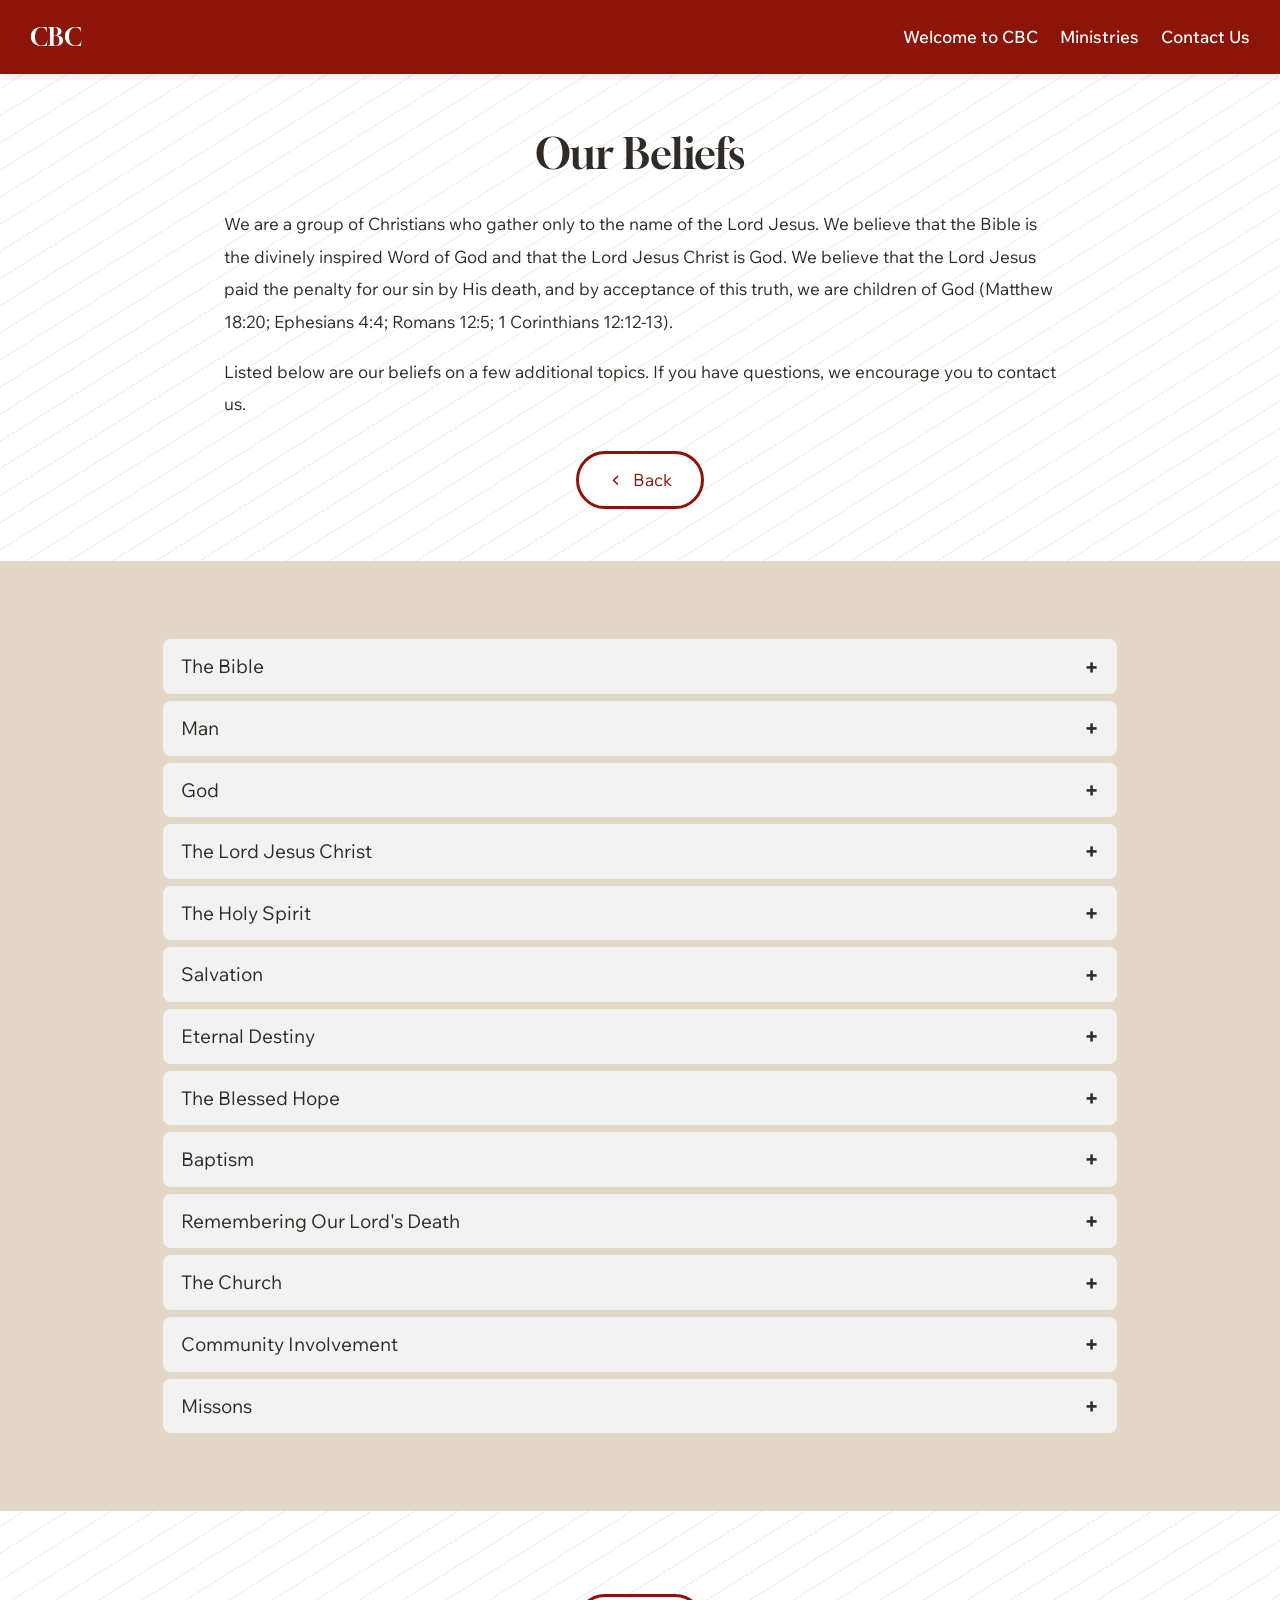
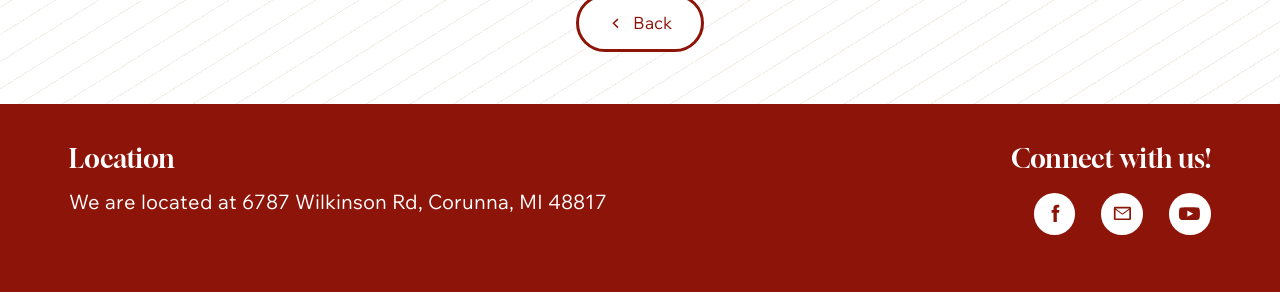
<file: beliefs.html>
<!DOCTYPE html>
<html lang="en">
<head>
  <meta charset="utf-8">
  <meta name="viewport" content="width=device-width, initial-scale=1">
  <title>Our Beliefs | Corunna Bible Chapel</title>
  <meta name="description" content="What Corunna Bible Chapel believes.">
  <link rel="icon" href="assets/images/favicon.png" type="image/png">
  <link rel="apple-touch-icon" href="assets/images/apple-touch-icon.png">
  <link rel="stylesheet" href="assets/css/styles.css">
</head>
<body>
  <a class="skip-link" href="#main">Skip to content</a>
  <header class="site-header">
    <a class="brand" href="index.html">CBC</a>
    <button class="nav-toggle" type="button" aria-expanded="false" aria-controls="site-nav">Menu</button>
    <nav class="site-nav" id="site-nav" aria-label="Primary">
      <a href="welcome.html">Welcome to CBC</a>
      <a href="ministries.html">Ministries</a>
      <a href="contact.html">Contact Us</a>
    </nav>
  </header>

  <main id="main">
    <section class="block block-tight">
      <div class="wrap">
        <h1 class="page-title">Our Beliefs</h1>
        <div class="prose center-copy">
          <p>We are a group of Christians who gather only to the name of the Lord Jesus. We believe that the Bible is the divinely inspired Word of God and that the Lord Jesus Christ is God. We believe that the Lord Jesus paid the penalty for our sin by His death, and by acceptance of this truth, we are children of God (Matthew 18:20; Ephesians 4:4; Romans 12:5; 1 Corinthians 12:12-13).</p>
          <p>Listed below are our beliefs on a few additional topics. If you have questions, we encourage you to contact us.</p>
        </div>
        <ul class="actions">
          <li><a class="button" href="index.html"><svg viewBox="0 0 20 20" aria-hidden="true"><path d="M12.8 3.5 6 10l6.8 6.5 1.4-1.5L8.8 10l5.4-5z"/></svg> Back</a></li>
        </ul>
      </div>
    </section>

    <section class="band" aria-label="Statement of faith">
      <div class="wrap">
        <div class="accordion-list">
          <h2 class="visually-hidden">Beliefs</h2>
          <button class="accordion" type="button" aria-expanded="false" aria-controls="belief-bible" id="belief-bible-btn"><span>The Bible</span><span class="accordion-symbol" aria-hidden="true">+</span></button>
          <div class="accordion-panel" id="belief-bible" role="region" aria-labelledby="belief-bible-btn"><p>We believe the Bible is the inspired Word of God, inerrant in its original manuscripts. It is our standard for faith and practice and the measure by which all of life and personal revelation is to be evaluated. (2 Timothy 3:15-17; 1 Thessalonians 2:13; 2 Peter 1:21)</p></div>

          <button class="accordion" type="button" aria-expanded="false" aria-controls="belief-man" id="belief-man-btn"><span>Man</span><span class="accordion-symbol" aria-hidden="true">+</span></button>
          <div class="accordion-panel" id="belief-man" role="region" aria-labelledby="belief-man-btn"><p>We believe man was created in the image of God, but man sinned, rebelling against his Creator, incurring not only physical death, but also spiritual death, which is eternal separation from God. Being born in this state, all men have a sinful nature and thus deserve eternal judgment from a righteous God. (Romans 5:12-14; Ephesians 2:13)</p></div>

          <button class="accordion" type="button" aria-expanded="false" aria-controls="belief-god" id="belief-god-btn"><span>God</span><span class="accordion-symbol" aria-hidden="true">+</span></button>
          <div class="accordion-panel" id="belief-god" role="region" aria-labelledby="belief-god-btn"><p>We believe that there is one God, eternally existent in three persons: Father, Son, and Holy Spirit. God is perfect in holiness, infinite in wisdom, and measureless in power (Deuteronomy 6:4; John 8:54-59; Matthew 28:18; 2 Corinthians 13:14).</p></div>

          <button class="accordion" type="button" aria-expanded="false" aria-controls="belief-christ" id="belief-christ-btn"><span>The Lord Jesus Christ</span><span class="accordion-symbol" aria-hidden="true">+</span></button>
          <div class="accordion-panel" id="belief-christ" role="region" aria-labelledby="belief-christ-btn"><p>We believe the Lord Jesus Christ is true God and true man. He was conceived by the Holy Spirit and born of the Virgin Mary. He paid the full penalty for man's sin when He died on the cross and shed His blood at Calvary as a substitutionary sacrifice. He was buried and raised bodily from the dead, and He is now seated at the right hand of the Father and is our High Priest and Advocate. (Philippians 2:5-11; 1 Peter 3:18; Ephesians 1:17-23)</p></div>

          <button class="accordion" type="button" aria-expanded="false" aria-controls="belief-spirit" id="belief-spirit-btn"><span>The Holy Spirit</span><span class="accordion-symbol" aria-hidden="true">+</span></button>
          <div class="accordion-panel" id="belief-spirit" role="region" aria-labelledby="belief-spirit-btn"><p>We believe that the Holy Spirit indwells believers, confirming their salvation and enabling them to bear godly fruit. We believe that the Holy Spirit convicts the world concerning sin, righteousness, and judgment. The Holy Spirit also empowers believers to have a bold and effective witness, so He manifests His gifts in their daily lives for the edification of the church and as a testimony to the world (1 Corinthians 6:19-20; Romans 8:14-16; Galatians 5:22; John 16:8; John 3:1-7; Luke 12:12; Romans 8:9-10; Ephesians 1:13-14).</p></div>

          <button class="accordion" type="button" aria-expanded="false" aria-controls="belief-salvation" id="belief-salvation-btn"><span>Salvation</span><span class="accordion-symbol" aria-hidden="true">+</span></button>
          <div class="accordion-panel" id="belief-salvation" role="region" aria-labelledby="belief-salvation-btn"><p>We believe Salvation is a free gift of God's grace, received through a personal faith in the person and finished work of Jesus Christ. Once granted, salvation and eternal life can never be lost. Man's eternal destiny is solely determined by his acceptance or rejection of Jesus Christ. (Ephesians 2:8-9; Titus 3:4-7; John 10:28-29; John 3:16-18)</p></div>

          <button class="accordion" type="button" aria-expanded="false" aria-controls="belief-destiny" id="belief-destiny-btn"><span>Eternal Destiny</span><span class="accordion-symbol" aria-hidden="true">+</span></button>
          <div class="accordion-panel" id="belief-destiny" role="region" aria-labelledby="belief-destiny-btn"><p>We believe that death comes to all people, and that those who accept the Lord Jesus as their Savior will receive everlasting life in God’s presence. Those who reject God’s free gift of salvation will face eternal separation from Him (Matthew 25:31-46; Mark 9:43-48; 1 Corinthians 4:5; Revelation 19:20; Revelation 20:11-15; Revelation 21:8).</p></div>

          <button class="accordion" type="button" aria-expanded="false" aria-controls="belief-hope" id="belief-hope-btn"><span>The Blessed Hope</span><span class="accordion-symbol" aria-hidden="true">+</span></button>
          <div class="accordion-panel" id="belief-hope" role="region" aria-labelledby="belief-hope-btn"><p>We believe in the Blessed Hope of every believer: the imminent and personal return of our Lord and Savior, Jesus Christ. This return is a source of comfort and encouragement. Christ will come again to gather His Church, raise the dead in Christ, and transform the living believers so that we may be with Him forever. This glorious event fuels our ambition for holy living, steadfast faith, and joyful anticipation as we await the fulfillment of God’s redemptive plan. (1 Thessalonians 4:13-18; Titus 2:11-15; John 14:1-3; Acts 1:9-11; Philippians 3:20-21; 1 Corinthians 15:51-52).</p></div>

          <button class="accordion" type="button" aria-expanded="false" aria-controls="belief-baptism" id="belief-baptism-btn"><span>Baptism</span><span class="accordion-symbol" aria-hidden="true">+</span></button>
          <div class="accordion-panel" id="belief-baptism" role="region" aria-labelledby="belief-baptism-btn"><p>We believe baptism is followed by repentance and faith. It is a public witness that marks the believer as a follower of Christ. It is an act of obedience symbolizing the believer's faith in a crucified, buried, and risen Savior, the believer's death to sin, the burial of the old life, and the resurrection to walk in newness of life in Christ Jesus. Simply stated, it is an outward sign of an inward change. Baptism also symbolizes the believer’s union with Christ (Acts 2:38; Acts 18:8; Romans 6:3-4; Galatians 3:27).</p></div>

          <button class="accordion" type="button" aria-expanded="false" aria-controls="belief-supper" id="belief-supper-btn"><span>Remembering Our Lord's Death</span><span class="accordion-symbol" aria-hidden="true">+</span></button>
          <div class="accordion-panel" id="belief-supper" role="region" aria-labelledby="belief-supper-btn"><p>We believe in observing the Lord’s Supper each Sunday in response to Jesus’ command to remember His death until He returns. During our worship, we partake of the bread and the wine as a symbolic memorial of His sacrifice. This is a sacred act, and we encourage each person to examine their heart before participating. If you are not in active fellowship with CBC, we invite you to observe and ask any questions after the service (Luke 22:19-20; 1 Corinthians 11:26-28; 1 Corinthians 14:26; Mark 14:24; Acts 2:42; Acts 20:7; 1 Corinthians 10:17; 1 Corinthians 12:27).</p></div>

          <button class="accordion" type="button" aria-expanded="false" aria-controls="belief-church" id="belief-church-btn"><span>The Church</span><span class="accordion-symbol" aria-hidden="true">+</span></button>
          <div class="accordion-panel" id="belief-church" role="region" aria-labelledby="belief-church-btn"><p>We believe that the Church is Christ’s symbolic body in the earth, and that it should reveal His character, His message, and His love to the world. We believe that the Church is to go into all the world, preach the gospel, and make disciples. This will lead people to have fellowship with God and community with others (Colossians 1:24; 1 Corinthians 12:27; Acts 1:8; Matthew 28:19,20; Mark 16:15-16;1 Corinthians 12:13).</p></div>

          <button class="accordion" type="button" aria-expanded="false" aria-controls="belief-community" id="belief-community-btn"><span>Community Involvement</span><span class="accordion-symbol" aria-hidden="true">+</span></button>
          <div class="accordion-panel" id="belief-community" role="region" aria-labelledby="belief-community-btn"><p>We believe the Church is called to actively engage with the local community—serving as a witness for Christ through its actions, example, and presence. We also believe the Church has a responsibility to support and partner with those of like-minded faith who are in fellowship with CBC. (Matthew 5:14-16; Galatians 6:9-10; Acts 2:44-47; Jeremiah 29:7; Micah 6:8).</p></div>

          <button class="accordion" type="button" aria-expanded="false" aria-controls="belief-missions" id="belief-missions-btn"><span>Missons</span><span class="accordion-symbol" aria-hidden="true">+</span></button>
          <div class="accordion-panel" id="belief-missions" role="region" aria-labelledby="belief-missions-btn"><p>We believe in obeying Christ’s command to proclaim the Gospel to all nations, making disciples of every people group and culture. We engage in missions not merely as a task, but as an act of love, obedience, and worship, participating in God's redemptive work among all people (Matthew 28:18-20; Mark 16:15; Acts 1:8; Romans 10:13-15; Revelation 7:9-10; Psalm 96:3; Isaiah 49:6).</p></div>
        </div>
      </div>
    </section>

    <section class="block block-tight">
      <div class="wrap">
        <ul class="actions">
          <li><a class="button" href="index.html"><svg viewBox="0 0 20 20" aria-hidden="true"><path d="M12.8 3.5 6 10l6.8 6.5 1.4-1.5L8.8 10l5.4-5z"/></svg> Back</a></li>
        </ul>
      </div>
    </section>
  </main>

  <footer class="site-footer">
    <div class="footer-inner">
      <div>
        <h2>Location</h2>
        <p>We are located at 6787 Wilkinson Rd, Corunna, MI 48817</p>
      </div>
      <div class="footer-connect">
        <h2>Connect with us!</h2>
        <ul class="social">
          <li><a href="https://www.facebook.com/corunnabiblechapel" rel="noopener noreferrer"><svg viewBox="0 0 24 24" aria-hidden="true"><path d="M14.5 8.5V6.8c0-.7.5-1 1.2-1H17V3h-2.2C12.2 3 11 4.4 11 6.6v1.9H9v2.8h2V21h3.5v-9.7h2.3l.4-2.8h-2.7z"/></svg><span class="label">Facebook</span></a></li>
          <li><a href="mailto:cbc.corunnabiblechapel@gmail.com"><svg viewBox="0 0 24 24" aria-hidden="true"><path d="M3 6.5A1.5 1.5 0 0 1 4.5 5h15A1.5 1.5 0 0 1 21 6.5v11a1.5 1.5 0 0 1-1.5 1.5h-15A1.5 1.5 0 0 1 3 17.5v-11zm1.8.3 7.2 5.2 7.2-5.2H4.8zm14.4 1.4-6.7 4.8a.8.8 0 0 1-.9 0L4.8 8.2V17.2h14.4V8.2z"/></svg><span class="label">Email</span></a></li>
          <li><a href="https://www.youtube.com/channel/UCOCRbYE5oFckCLdUQd6Z0Xg" rel="noopener noreferrer"><svg viewBox="0 0 24 24" aria-hidden="true"><path d="M23 12.2s0-3.2-.4-4.6c-.2-.9-.9-1.6-1.8-1.8C19.2 5.4 12 5.4 12 5.4s-7.2 0-8.8.4c-.9.2-1.6.9-1.8 1.8C1 9 1 12.2 1 12.2s0 3.2.4 4.6c.2.9.9 1.6 1.8 1.8 1.6.4 8.8.4 8.8.4s7.2 0 8.8-.4c.9-.2 1.6-.9 1.8-1.8.4-1.4.4-4.6.4-4.6zM9.8 15.5v-6.6l6.2 3.3-6.2 3.3z"/></svg><span class="label">YouTube</span></a></li>
        </ul>
      </div>
    </div>
  </footer>
  <script src="assets/js/main.js"></script>
</body>
</html>
</file>
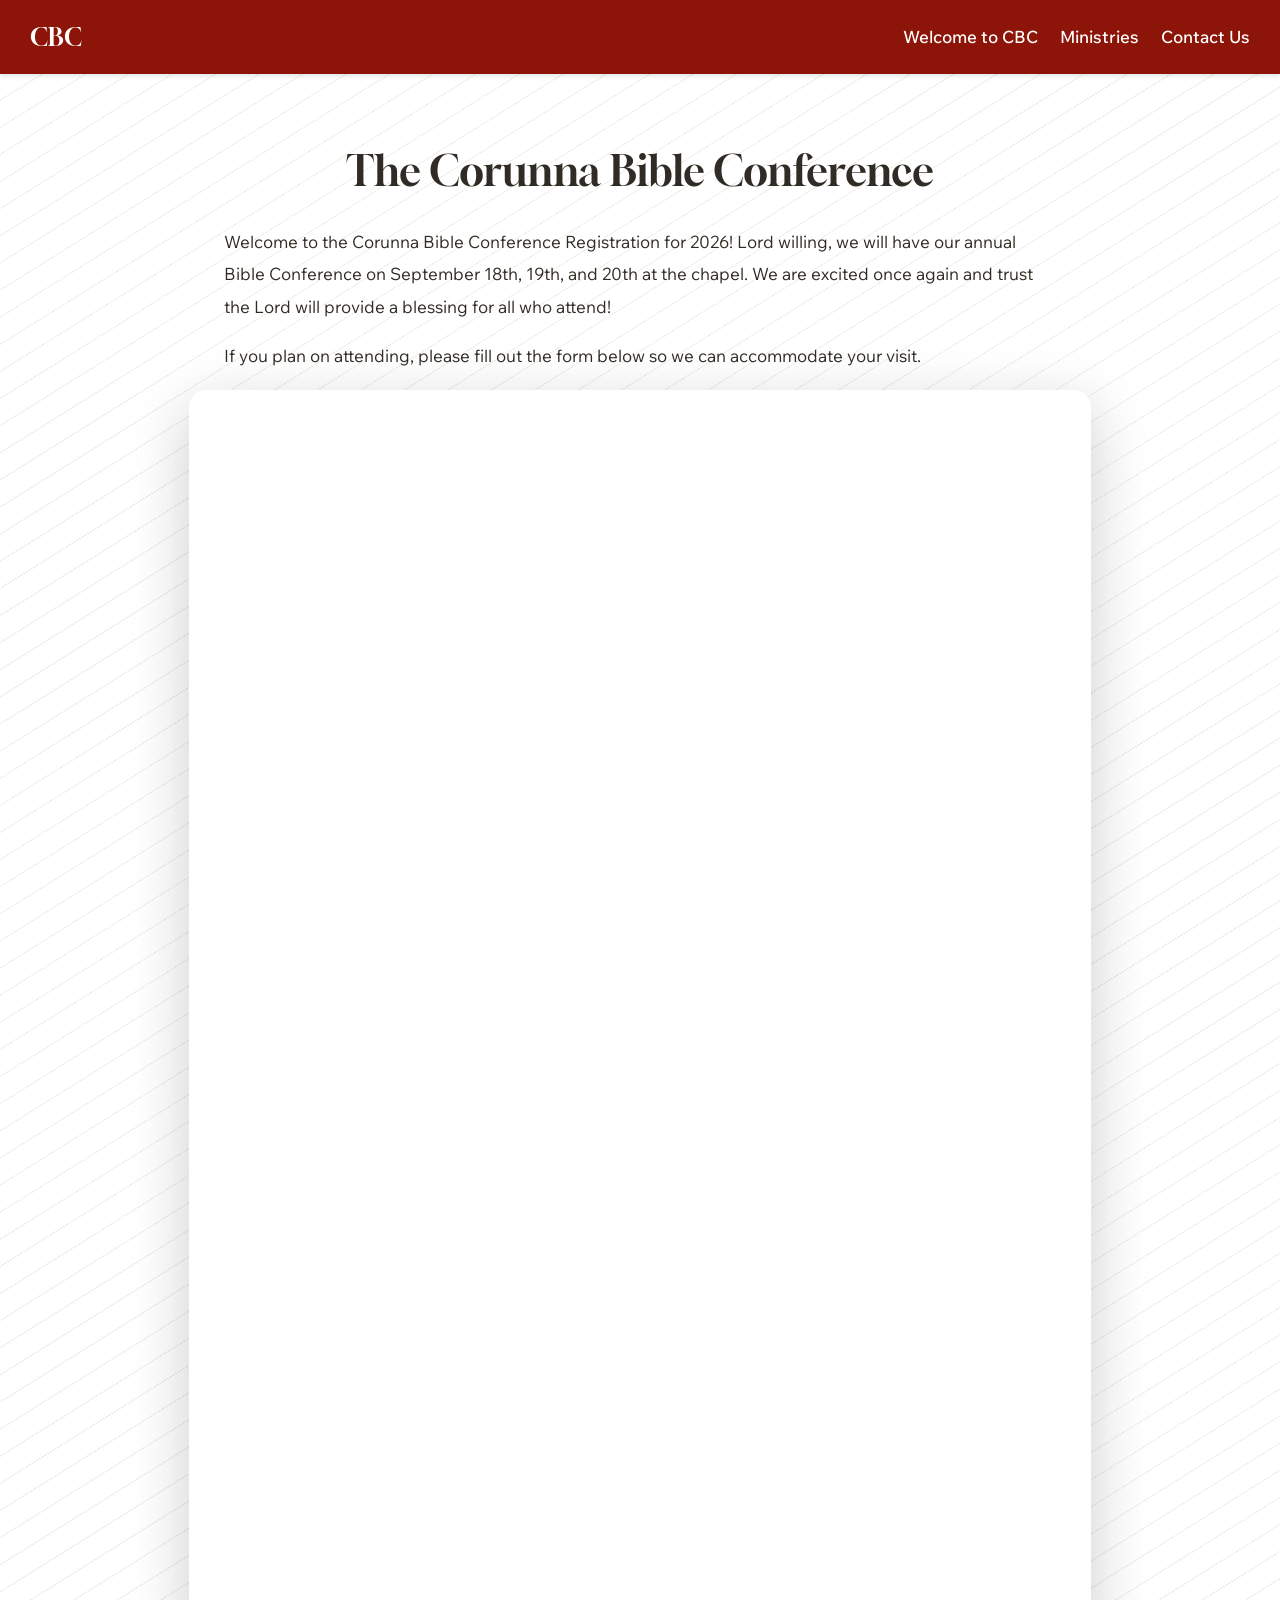
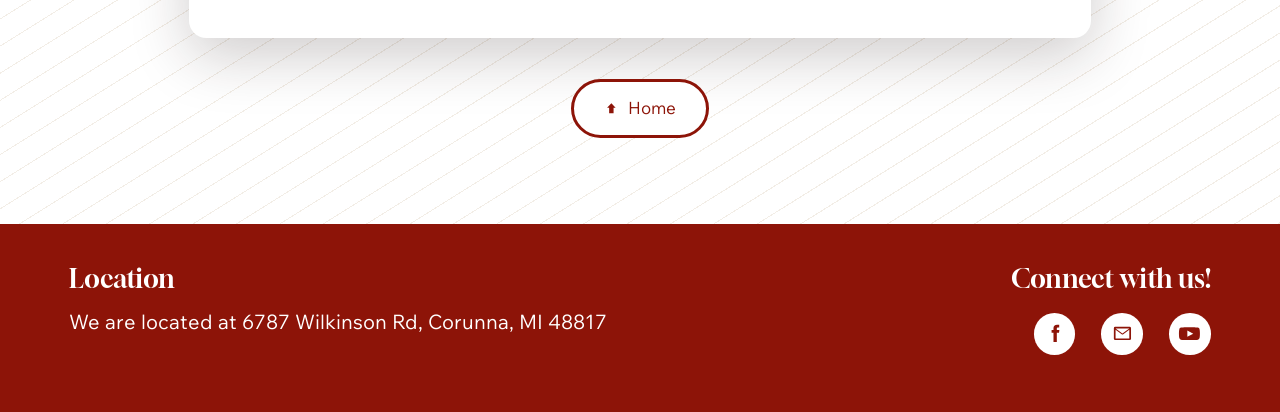
<file: conference.html>
<!DOCTYPE html>
<html lang="en">
<head>
  <meta charset="utf-8">
  <meta name="viewport" content="width=device-width, initial-scale=1">
  <title>The Corunna Bible Conference | Corunna Bible Chapel</title>
  <meta name="description" content="Corunna Bible Conference registration for 2026.">
  <link rel="icon" href="assets/images/favicon.png" type="image/png">
  <link rel="apple-touch-icon" href="assets/images/apple-touch-icon.png">
  <link rel="stylesheet" href="assets/css/styles.css">
</head>
<body>
  <a class="skip-link" href="#main">Skip to content</a>
  <header class="site-header">
    <a class="brand" href="index.html">CBC</a>
    <button class="nav-toggle" type="button" aria-expanded="false" aria-controls="site-nav">Menu</button>
    <nav class="site-nav" id="site-nav" aria-label="Primary">
      <a href="welcome.html">Welcome to CBC</a>
      <a href="ministries.html">Ministries</a>
      <a href="contact.html">Contact Us</a>
    </nav>
  </header>

  <main id="main">
    <section class="block">
      <div class="wrap">
        <h1 class="page-title">The Corunna Bible Conference</h1>
        <div class="prose center-copy">
          <p>Welcome to the Corunna Bible Conference Registration for 2026! Lord willing, we will have our annual Bible Conference on September 18th, 19th, and 20th at the chapel. We are excited once again and trust the Lord will provide a blessing for all who attend!</p>
          <p>If you plan on attending, please fill out the form below so we can accommodate your visit.</p>
        </div>
        <iframe class="conference-frame" title="Corunna Bible Conference registration" src="https://docs.google.com/forms/d/e/1FAIpQLSfdBSri8Re-n_WuSVfzmTNCgUtbEhLSSs1l2VTIQXFMv8AQ0Q/viewform?embedded=true"></iframe>
        <ul class="actions">
          <li><a class="button" href="index.html"><svg viewBox="0 0 20 20" aria-hidden="true"><path d="M10 3.2 4.2 9.2H7v7.6h6V9.2h2.8L10 3.2z"/></svg> Home</a></li>
        </ul>
      </div>
    </section>
  </main>

  <footer class="site-footer">
    <div class="footer-inner">
      <div>
        <h2>Location</h2>
        <p>We are located at 6787 Wilkinson Rd, Corunna, MI 48817</p>
      </div>
      <div class="footer-connect">
        <h2>Connect with us!</h2>
        <ul class="social">
          <li><a href="https://www.facebook.com/corunnabiblechapel" rel="noopener noreferrer"><svg viewBox="0 0 24 24" aria-hidden="true"><path d="M14.5 8.5V6.8c0-.7.5-1 1.2-1H17V3h-2.2C12.2 3 11 4.4 11 6.6v1.9H9v2.8h2V21h3.5v-9.7h2.3l.4-2.8h-2.7z"/></svg><span class="label">Facebook</span></a></li>
          <li><a href="mailto:cbc.corunnabiblechapel@gmail.com"><svg viewBox="0 0 24 24" aria-hidden="true"><path d="M3 6.5A1.5 1.5 0 0 1 4.5 5h15A1.5 1.5 0 0 1 21 6.5v11a1.5 1.5 0 0 1-1.5 1.5h-15A1.5 1.5 0 0 1 3 17.5v-11zm1.8.3 7.2 5.2 7.2-5.2H4.8zm14.4 1.4-6.7 4.8a.8.8 0 0 1-.9 0L4.8 8.2V17.2h14.4V8.2z"/></svg><span class="label">Email</span></a></li>
          <li><a href="https://www.youtube.com/channel/UCOCRbYE5oFckCLdUQd6Z0Xg" rel="noopener noreferrer"><svg viewBox="0 0 24 24" aria-hidden="true"><path d="M23 12.2s0-3.2-.4-4.6c-.2-.9-.9-1.6-1.8-1.8C19.2 5.4 12 5.4 12 5.4s-7.2 0-8.8.4c-.9.2-1.6.9-1.8 1.8C1 9 1 12.2 1 12.2s0 3.2.4 4.6c.2.9.9 1.6 1.8 1.8 1.6.4 8.8.4 8.8.4s7.2 0 8.8-.4c.9-.2 1.6-.9 1.8-1.8.4-1.4.4-4.6.4-4.6zM9.8 15.5v-6.6l6.2 3.3-6.2 3.3z"/></svg><span class="label">YouTube</span></a></li>
        </ul>
      </div>
    </div>
  </footer>
  <script src="assets/js/main.js"></script>
</body>
</html>
</file>
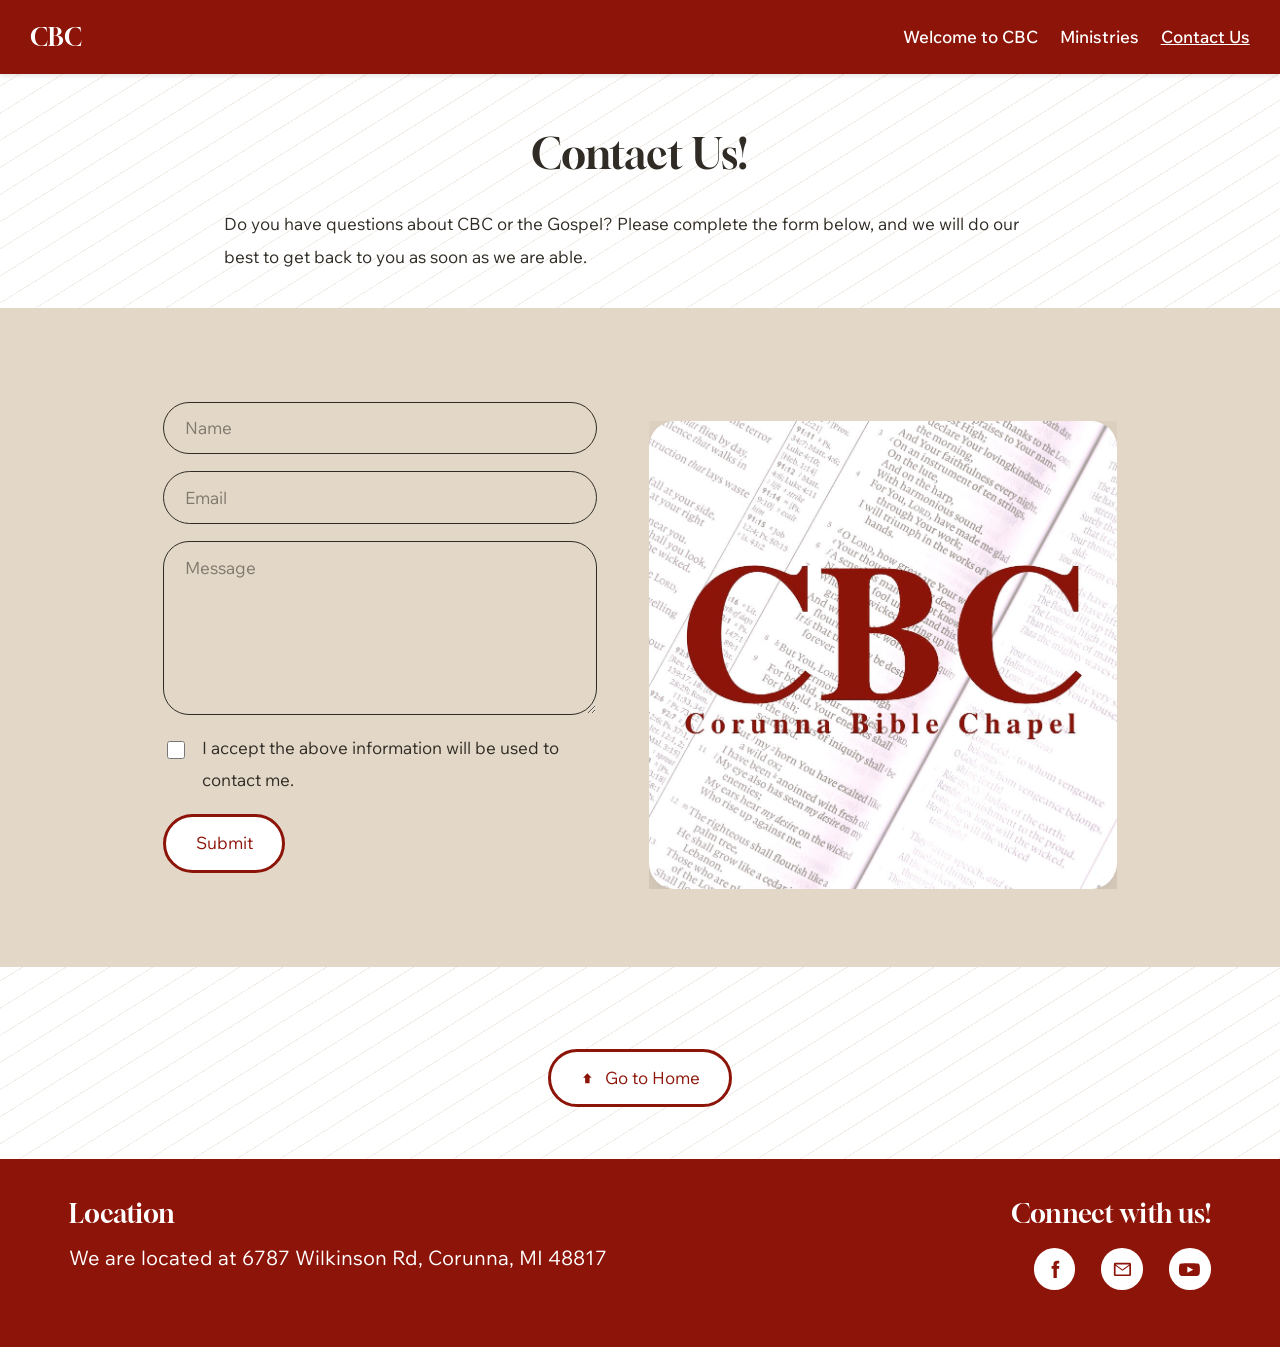
<file: contact.html>
<!DOCTYPE html>
<html lang="en">
<head>
  <meta charset="utf-8">
  <meta name="viewport" content="width=device-width, initial-scale=1">
  <title>Contact Us | Corunna Bible Chapel</title>
  <meta name="description" content="Contact Corunna Bible Chapel.">
  <link rel="icon" href="assets/images/favicon.png" type="image/png">
  <link rel="apple-touch-icon" href="assets/images/apple-touch-icon.png">
  <link rel="stylesheet" href="assets/css/styles.css">
</head>
<body>
  <a class="skip-link" href="#main">Skip to content</a>
  <header class="site-header">
    <a class="brand" href="index.html">CBC</a>
    <button class="nav-toggle" type="button" aria-expanded="false" aria-controls="site-nav">Menu</button>
    <nav class="site-nav" id="site-nav" aria-label="Primary">
      <a href="welcome.html">Welcome to CBC</a>
      <a href="ministries.html">Ministries</a>
      <a href="contact.html" aria-current="page">Contact Us</a>
    </nav>
  </header>

  <main id="main">
    <section class="block block-tight">
      <div class="wrap">
        <h1 class="page-title">Contact Us!</h1>
        <p class="prose center-copy">Do you have questions about CBC or the Gospel? Please complete the form below, and we will do our best to get back to you as soon as we are able.</p>
      </div>
    </section>

    <section class="band">
      <div class="wrap contact-layout">
        <form class="contact-form" data-contact-form action="#" method="post" novalidate>
          <div class="hp">
            <label for="msg">Msg</label>
            <input id="msg" name="msg" type="text" tabindex="-1" autocomplete="off">
          </div>
          <label class="visually-hidden" for="name">Name</label>
          <input id="name" name="name" type="text" placeholder="Name" maxlength="128" autocomplete="name" required>
          <label class="visually-hidden" for="email">Email</label>
          <input id="email" name="email" type="email" placeholder="Email" maxlength="128" autocomplete="email" required>
          <label class="visually-hidden" for="message">Message</label>
          <textarea id="message" name="message" placeholder="Message" maxlength="16384" required></textarea>
          <label class="consent" for="consent">
            <input id="consent" name="consent" type="checkbox" value="checked" required>
            <span>I accept the above information will be used to contact me.</span>
          </label>
          <p class="form-status" data-form-status hidden></p>
          <button class="button" type="submit">Submit</button>
        </form>
        <figure class="photo-frame photo-contact">
          <img class="photo" src="assets/images/image03.jpg" alt="Corunna Bible Chapel initials over an open Bible">
        </figure>
      </div>
    </section>

    <section class="block block-tight">
      <div class="wrap">
        <ul class="actions">
          <li><a class="button" href="index.html"><svg viewBox="0 0 20 20" aria-hidden="true"><path d="M10 3.2 4.2 9.2H7v7.6h6V9.2h2.8L10 3.2z"/></svg> Go to Home</a></li>
        </ul>
      </div>
    </section>
  </main>

  <footer class="site-footer">
    <div class="footer-inner">
      <div>
        <h2>Location</h2>
        <p>We are located at 6787 Wilkinson Rd, Corunna, MI 48817</p>
      </div>
      <div class="footer-connect">
        <h2>Connect with us!</h2>
        <ul class="social">
          <li><a href="https://www.facebook.com/corunnabiblechapel" rel="noopener noreferrer"><svg viewBox="0 0 24 24" aria-hidden="true"><path d="M14.5 8.5V6.8c0-.7.5-1 1.2-1H17V3h-2.2C12.2 3 11 4.4 11 6.6v1.9H9v2.8h2V21h3.5v-9.7h2.3l.4-2.8h-2.7z"/></svg><span class="label">Facebook</span></a></li>
          <li><a href="mailto:cbc.corunnabiblechapel@gmail.com"><svg viewBox="0 0 24 24" aria-hidden="true"><path d="M3 6.5A1.5 1.5 0 0 1 4.5 5h15A1.5 1.5 0 0 1 21 6.5v11a1.5 1.5 0 0 1-1.5 1.5h-15A1.5 1.5 0 0 1 3 17.5v-11zm1.8.3 7.2 5.2 7.2-5.2H4.8zm14.4 1.4-6.7 4.8a.8.8 0 0 1-.9 0L4.8 8.2V17.2h14.4V8.2z"/></svg><span class="label">Email</span></a></li>
          <li><a href="https://www.youtube.com/channel/UCOCRbYE5oFckCLdUQd6Z0Xg" rel="noopener noreferrer"><svg viewBox="0 0 24 24" aria-hidden="true"><path d="M23 12.2s0-3.2-.4-4.6c-.2-.9-.9-1.6-1.8-1.8C19.2 5.4 12 5.4 12 5.4s-7.2 0-8.8.4c-.9.2-1.6.9-1.8 1.8C1 9 1 12.2 1 12.2s0 3.2.4 4.6c.2.9.9 1.6 1.8 1.8 1.6.4 8.8.4 8.8.4s7.2 0 8.8-.4c.9-.2 1.6-.9 1.8-1.8.4-1.4.4-4.6.4-4.6zM9.8 15.5v-6.6l6.2 3.3-6.2 3.3z"/></svg><span class="label">YouTube</span></a></li>
        </ul>
      </div>
    </div>
  </footer>
  <script src="assets/js/main.js"></script>
  <script src="assets/js/contact-form.js"></script>
</body>
</html>
</file>
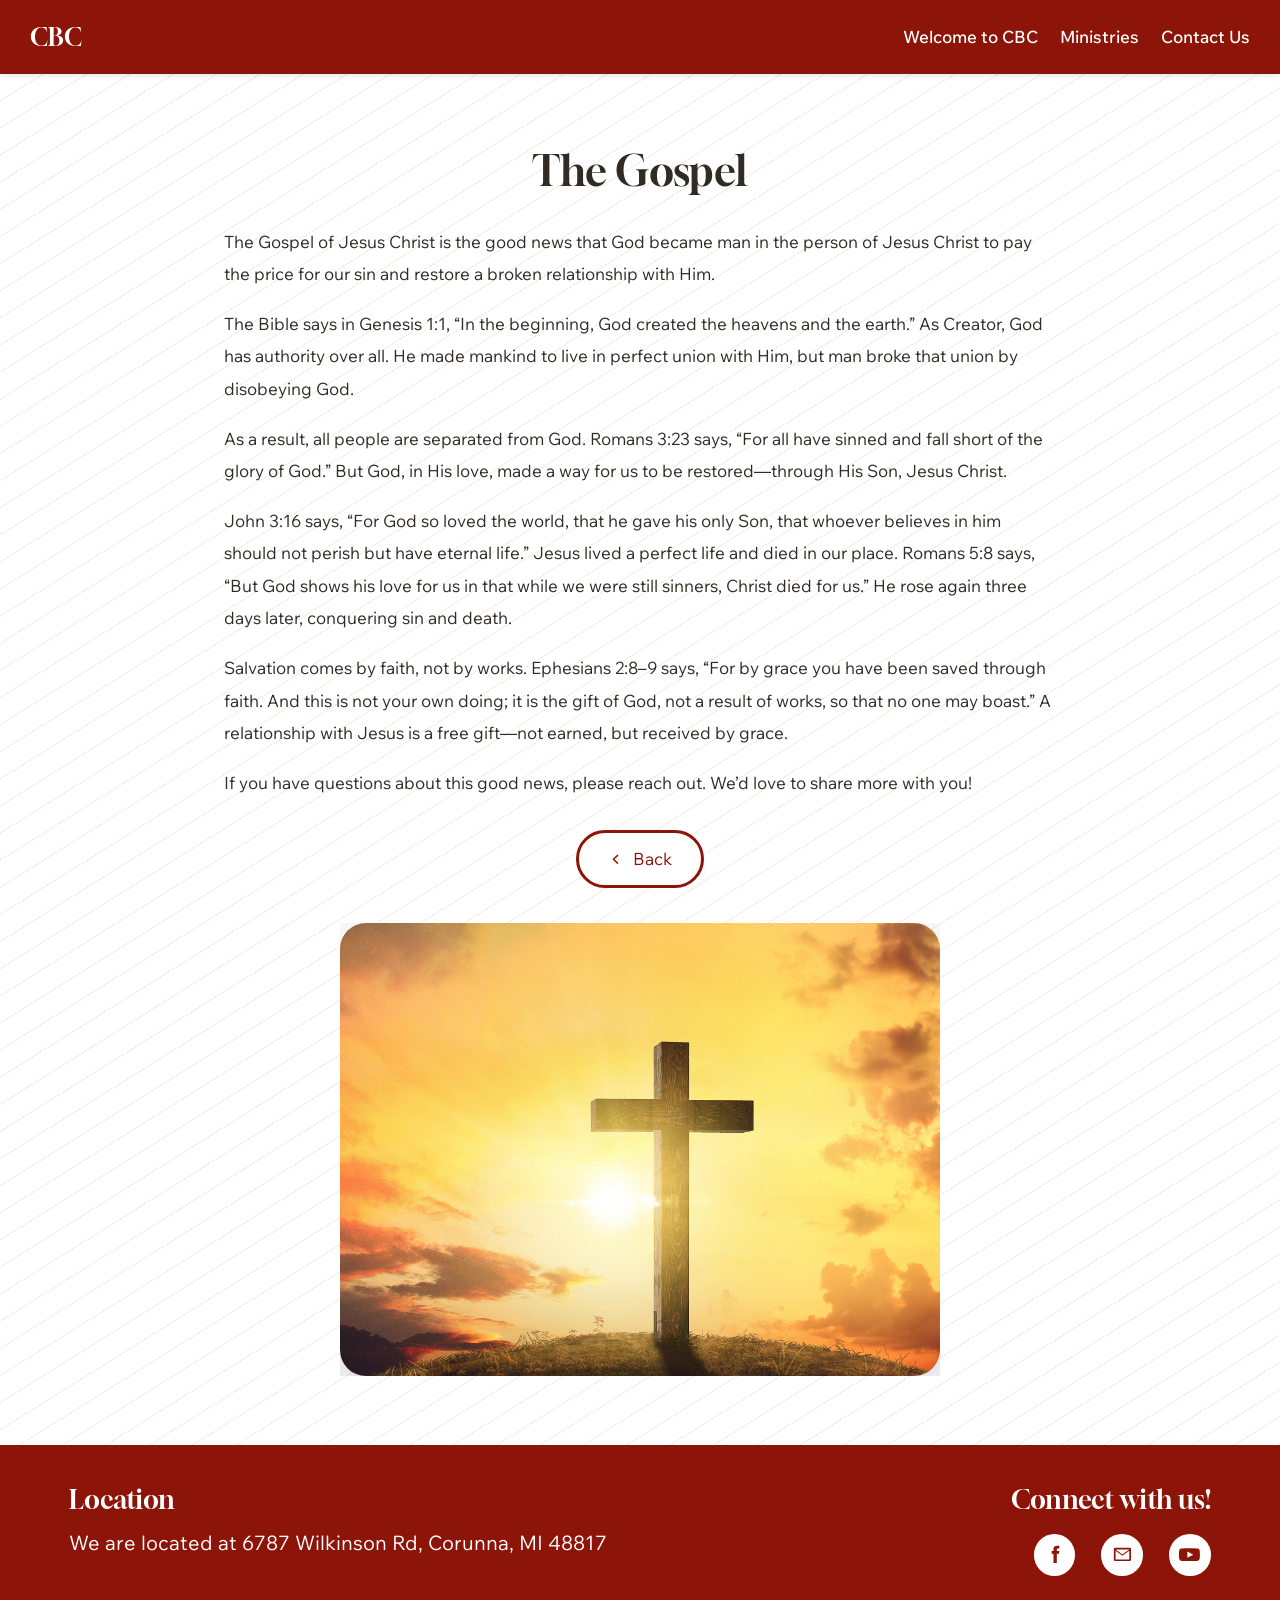
<file: gospel.html>
<!DOCTYPE html>
<html lang="en">
<head>
  <meta charset="utf-8">
  <meta name="viewport" content="width=device-width, initial-scale=1">
  <title>The Gospel | Corunna Bible Chapel</title>
  <meta name="description" content="The Gospel of Jesus Christ.">
  <link rel="icon" href="assets/images/favicon.png" type="image/png">
  <link rel="apple-touch-icon" href="assets/images/apple-touch-icon.png">
  <link rel="stylesheet" href="assets/css/styles.css">
</head>
<body>
  <a class="skip-link" href="#main">Skip to content</a>
  <header class="site-header">
    <a class="brand" href="index.html">CBC</a>
    <button class="nav-toggle" type="button" aria-expanded="false" aria-controls="site-nav">Menu</button>
    <nav class="site-nav" id="site-nav" aria-label="Primary">
      <a href="welcome.html">Welcome to CBC</a>
      <a href="ministries.html">Ministries</a>
      <a href="contact.html">Contact Us</a>
    </nav>
  </header>

  <main id="main">
    <section class="block">
      <div class="wrap">
        <h1 class="page-title">The Gospel</h1>
        <div class="prose center-copy">
          <p>The Gospel of Jesus Christ is the good news that God became man in the person of Jesus Christ to pay the price for our sin and restore a broken relationship with Him.</p>
          <p>The Bible says in Genesis 1:1, “In the beginning, God created the heavens and the earth.” As Creator, God has authority over all. He made mankind to live in perfect union with Him, but man broke that union by disobeying God.</p>
          <p>As a result, all people are separated from God. Romans 3:23 says, “For all have sinned and fall short of the glory of God.” But God, in His love, made a way for us to be restored—through His Son, Jesus Christ.</p>
          <p>John 3:16 says, “For God so loved the world, that he gave his only Son, that whoever believes in him should not perish but have eternal life.” Jesus lived a perfect life and died in our place. Romans 5:8 says, “But God shows his love for us in that while we were still sinners, Christ died for us.” He rose again three days later, conquering sin and death.</p>
          <p>Salvation comes by faith, not by works. Ephesians 2:8–9 says, “For by grace you have been saved through faith. And this is not your own doing; it is the gift of God, not a result of works, so that no one may boast.” A relationship with Jesus is a free gift—not earned, but received by grace.</p>
          <p>If you have questions about this good news, please reach out. We’d love to share more with you!</p>
        </div>
        <ul class="actions">
          <li><a class="button" href="index.html"><svg viewBox="0 0 20 20" aria-hidden="true"><path d="M12.8 3.5 6 10l6.8 6.5 1.4-1.5L8.8 10l5.4-5z"/></svg> Back</a></li>
        </ul>
        <figure class="photo-frame photo-gospel">
          <img class="photo" src="assets/images/image05.jpg" alt="A wooden cross against a sunset sky">
        </figure>
      </div>
    </section>
  </main>

  <footer class="site-footer">
    <div class="footer-inner">
      <div>
        <h2>Location</h2>
        <p>We are located at 6787 Wilkinson Rd, Corunna, MI 48817</p>
      </div>
      <div class="footer-connect">
        <h2>Connect with us!</h2>
        <ul class="social">
          <li><a href="https://www.facebook.com/corunnabiblechapel" rel="noopener noreferrer"><svg viewBox="0 0 24 24" aria-hidden="true"><path d="M14.5 8.5V6.8c0-.7.5-1 1.2-1H17V3h-2.2C12.2 3 11 4.4 11 6.6v1.9H9v2.8h2V21h3.5v-9.7h2.3l.4-2.8h-2.7z"/></svg><span class="label">Facebook</span></a></li>
          <li><a href="mailto:cbc.corunnabiblechapel@gmail.com"><svg viewBox="0 0 24 24" aria-hidden="true"><path d="M3 6.5A1.5 1.5 0 0 1 4.5 5h15A1.5 1.5 0 0 1 21 6.5v11a1.5 1.5 0 0 1-1.5 1.5h-15A1.5 1.5 0 0 1 3 17.5v-11zm1.8.3 7.2 5.2 7.2-5.2H4.8zm14.4 1.4-6.7 4.8a.8.8 0 0 1-.9 0L4.8 8.2V17.2h14.4V8.2z"/></svg><span class="label">Email</span></a></li>
          <li><a href="https://www.youtube.com/channel/UCOCRbYE5oFckCLdUQd6Z0Xg" rel="noopener noreferrer"><svg viewBox="0 0 24 24" aria-hidden="true"><path d="M23 12.2s0-3.2-.4-4.6c-.2-.9-.9-1.6-1.8-1.8C19.2 5.4 12 5.4 12 5.4s-7.2 0-8.8.4c-.9.2-1.6.9-1.8 1.8C1 9 1 12.2 1 12.2s0 3.2.4 4.6c.2.9.9 1.6 1.8 1.8 1.6.4 8.8.4 8.8.4s7.2 0 8.8-.4c.9-.2 1.6-.9 1.8-1.8.4-1.4.4-4.6.4-4.6zM9.8 15.5v-6.6l6.2 3.3-6.2 3.3z"/></svg><span class="label">YouTube</span></a></li>
        </ul>
      </div>
    </div>
  </footer>
  <script src="assets/js/main.js"></script>
</body>
</html>
</file>
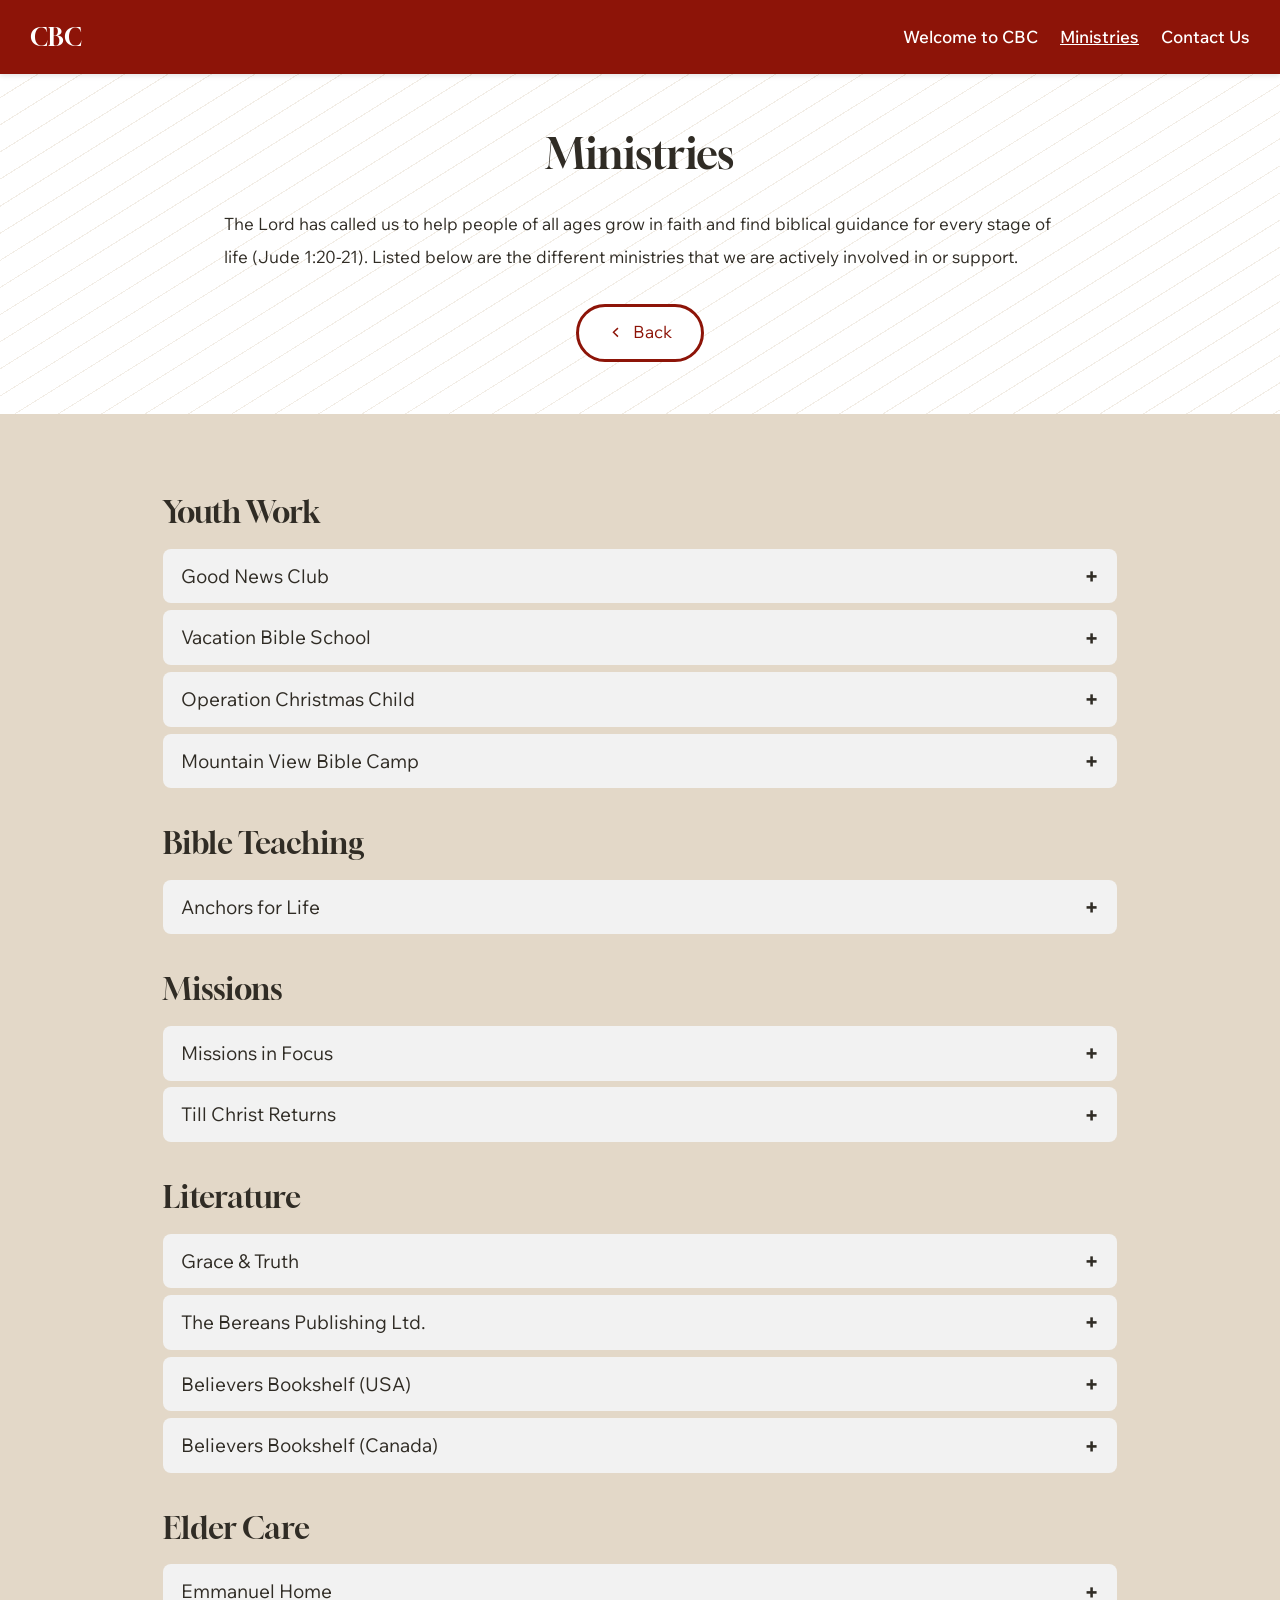
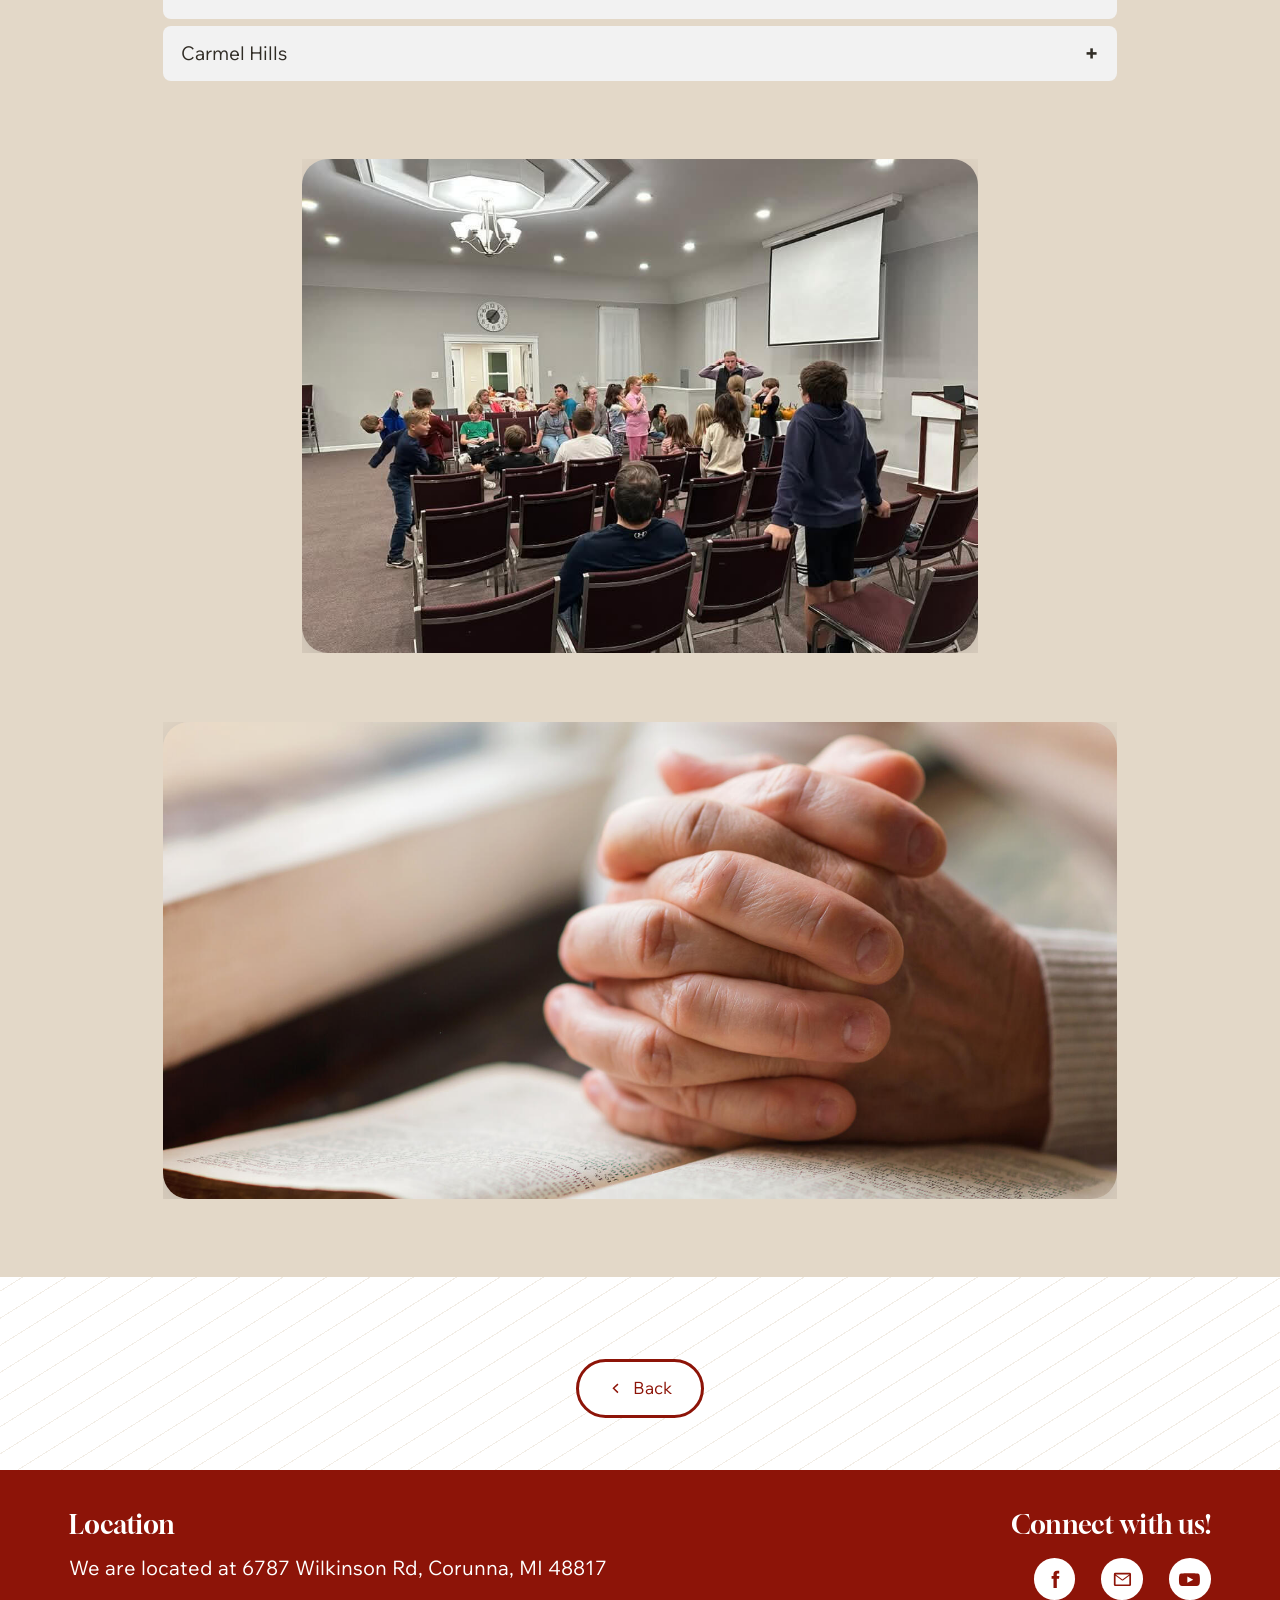
<file: ministries.html>
<!DOCTYPE html>
<html lang="en">
<head>
  <meta charset="utf-8">
  <meta name="viewport" content="width=device-width, initial-scale=1">
  <title>Ministries | Corunna Bible Chapel</title>
  <meta name="description" content="Ministries of Corunna Bible Chapel.">
  <link rel="icon" href="assets/images/favicon.png" type="image/png">
  <link rel="apple-touch-icon" href="assets/images/apple-touch-icon.png">
  <link rel="stylesheet" href="assets/css/styles.css">
</head>
<body>
  <a class="skip-link" href="#main">Skip to content</a>
  <header class="site-header">
    <a class="brand" href="index.html">CBC</a>
    <button class="nav-toggle" type="button" aria-expanded="false" aria-controls="site-nav">Menu</button>
    <nav class="site-nav" id="site-nav" aria-label="Primary">
      <a href="welcome.html">Welcome to CBC</a>
      <a href="ministries.html" aria-current="page">Ministries</a>
      <a href="contact.html">Contact Us</a>
    </nav>
  </header>

  <main id="main">
    <section class="block block-tight">
      <div class="wrap">
        <h1 class="page-title">Ministries</h1>
        <p class="prose center-copy">The Lord has called us to help people of all ages grow in faith and find biblical guidance for every stage of life (Jude 1:20-21). Listed below are the different ministries that we are actively involved in or support.</p>
        <ul class="actions">
          <li><a class="button" href="index.html"><svg viewBox="0 0 20 20" aria-hidden="true"><path d="M12.8 3.5 6 10l6.8 6.5 1.4-1.5L8.8 10l5.4-5z"/></svg> Back</a></li>
        </ul>
      </div>
    </section>

    <section class="band">
      <div class="wrap">
        <h2 class="group-title">Youth Work</h2>
        <div class="accordion-list">
          <button class="accordion" type="button" aria-expanded="false" aria-controls="min-gnc" id="min-gnc-btn"><span>Good News Club</span><span class="accordion-symbol" aria-hidden="true">+</span></button>
          <div class="accordion-panel" id="min-gnc" role="region" aria-labelledby="min-gnc-btn"><p>Hosted at CBC (Oct. - May), Good News Club is a time of fun, games and most importantly a time in God's Word for children ages 4-12.</p></div>

          <button class="accordion" type="button" aria-expanded="false" aria-controls="min-vbs" id="min-vbs-btn"><span>Vacation Bible School</span><span class="accordion-symbol" aria-hidden="true">+</span></button>
          <div class="accordion-panel" id="min-vbs" role="region" aria-labelledby="min-vbs-btn"><p>Hosted at CBC, June 16th - 20th, we offer a Vacation Bible School for ages 4-12. This is a time of singing, puppets, skits, Bible lessons, crafts, activities, and more!</p></div>

          <button class="accordion" type="button" aria-expanded="false" aria-controls="min-occ" id="min-occ-btn"><span>Operation Christmas Child</span><span class="accordion-symbol" aria-hidden="true">+</span></button>
          <div class="accordion-panel" id="min-occ" role="region" aria-labelledby="min-occ-btn"><p>Every November at CBC we join Samaritan’s Purse in Operation Christmas Child. We fill shoeboxes with gifts to send to children in need around the world along with the message of the Gospel of Jesus Christ. <a href="https://www.samaritanspurse.org/what-we-do/operation-christmas-child/" rel="noopener noreferrer">Learn More</a></p></div>

          <button class="accordion" type="button" aria-expanded="false" aria-controls="min-mvbc" id="min-mvbc-btn"><span>Mountain View Bible Camp</span><span class="accordion-symbol" aria-hidden="true">+</span></button>
          <div class="accordion-panel" id="min-mvbc" role="region" aria-labelledby="min-mvbc-btn"><p>Mountain View Bible Camp provides Christ-centered programs with a blend of activities focused on spiritual and physical development that emphasizes a personal relationship with the Lord Jesus Christ. Campers are shown from the Bible that they can have eternal life, and that this life is found in Jesus, the Son of God. <a href="https://mvbcamp.org" rel="noopener noreferrer">Learn More</a></p></div>
        </div>

        <h2 class="group-title">Bible Teaching</h2>
        <div class="accordion-list">
          <button class="accordion" type="button" aria-expanded="false" aria-controls="min-anchors" id="min-anchors-btn"><span>Anchors for Life</span><span class="accordion-symbol" aria-hidden="true">+</span></button>
          <div class="accordion-panel" id="min-anchors" role="region" aria-labelledby="min-anchors-btn"><p>Anchors For Life is a Christian ministry that seeks to help individuals anchor their life on the Solid Rock, who is Christ, by teaching and applying the living Word of God. Our hope is embodied in Christ Himself, who has entered into God’s presence in the heavenly Most Holy place. <a href="https://anchorsforlife.org" rel="noopener noreferrer">Learn More</a></p></div>
        </div>

        <h2 class="group-title">Missions</h2>
        <div class="accordion-list">
          <button class="accordion" type="button" aria-expanded="false" aria-controls="min-mif" id="min-mif-btn"><span>Missions in Focus</span><span class="accordion-symbol" aria-hidden="true">+</span></button>
          <div class="accordion-panel" id="min-mif" role="region" aria-labelledby="min-mif-btn"><p>Missions in Focus – Conviction for our minds. Passion for our hearts. Ministry for our hands. Missions in Focus is a biennial missions conference held at Mountain View Bible Camp in Pennsylvania. <a href="https://missionsinfocus.us" rel="noopener noreferrer">Learn More</a></p></div>

          <button class="accordion" type="button" aria-expanded="false" aria-controls="min-tcr" id="min-tcr-btn"><span>Till Christ Returns</span><span class="accordion-symbol" aria-hidden="true">+</span></button>
          <div class="accordion-panel" id="min-tcr" role="region" aria-labelledby="min-tcr-btn"><p>Till Christ Returns Outreach Ministries engages and inspires young people with the transformative message of the Gospel of the Lord Jesus Christ. Through Vacation Bible School style events, retreats, camps, and mission teams, they directly reach children, while also equipping others with the resources and training needed to host their own outreach initiatives. <a href="https://tcroutreach.org" rel="noopener noreferrer">Learn More</a></p></div>
        </div>

        <h2 class="group-title">Literature</h2>
        <div class="accordion-list">
          <button class="accordion" type="button" aria-expanded="false" aria-controls="min-gt" id="min-gt-btn"><span>Grace &amp; Truth</span><span class="accordion-symbol" aria-hidden="true">+</span></button>
          <div class="accordion-panel" id="min-gt" role="region" aria-labelledby="min-gt-btn"><p>Grace &amp; Truth, Inc. is an evangelical, non-denominational Christian ministry that publishes gospel tracts, tracts and booklets for Christians, and a monthly magazine. Its readers are world-wide. It is supported by free-will offerings from those who value its work and those who use its material. <a href="https://gtpress.org" rel="noopener noreferrer">Learn More</a></p></div>

          <button class="accordion" type="button" aria-expanded="false" aria-controls="min-bereans" id="min-bereans-btn"><span>The Bereans Publishing Ltd.</span><span class="accordion-symbol" aria-hidden="true">+</span></button>
          <div class="accordion-panel" id="min-bereans" role="region" aria-labelledby="min-bereans-btn"><p>The Bereans Publishing Ltd. is a Christian publishing house, named after the Bereans (Acts 17:10, 11). It specializes in the publication of Christian literature and the selling of other Christian literature. <a href="https://the-bereans.com" rel="noopener noreferrer">Learn More</a></p></div>

          <button class="accordion" type="button" aria-expanded="false" aria-controls="min-bbusa" id="min-bbusa-btn"><span>Believers Bookshelf (USA)</span><span class="accordion-symbol" aria-hidden="true">+</span></button>
          <div class="accordion-panel" id="min-bbusa" role="region" aria-labelledby="min-bbusa-btn"><p>Believers Bookshelf exist for the publication, purchasing, selling and dissemination of Bibles and Christian literature which emphasize dispensational and ecclesiastical teaching from the Word of God. <a href="https://www.bbusa.org" rel="noopener noreferrer">Learn More</a></p></div>

          <button class="accordion" type="button" aria-expanded="false" aria-controls="min-bbca" id="min-bbca-btn"><span>Believers Bookshelf (Canada)</span><span class="accordion-symbol" aria-hidden="true">+</span></button>
          <div class="accordion-panel" id="min-bbca" role="region" aria-labelledby="min-bbca-btn"><p>Believers Bookshelf Canada is a non-profit Christian literature ministry. It functions as both a publisher and distributor, offering a wide range of scripturally grounded materials aimed at supporting spiritual growth and biblical understanding. <a href="https://www.believersbookshelf.ca/" rel="noopener noreferrer">Learn More</a></p></div>
        </div>

        <h2 class="group-title">Elder Care</h2>
        <div class="accordion-list">
          <button class="accordion" type="button" aria-expanded="false" aria-controls="min-emmanuel" id="min-emmanuel-btn"><span>Emmanuel Home</span><span class="accordion-symbol" aria-hidden="true">+</span></button>
          <div class="accordion-panel" id="min-emmanuel" role="region" aria-labelledby="min-emmanuel-btn"><p>Emmanuel Home Personal Care provides a warm, family-like atmosphere which is designed to promote comfort, safety, and independence while giving the elderly access to the assistance they may need with activities of daily living. <a href="https://emmanuelhome.org/" rel="noopener noreferrer">Learn More</a></p></div>

          <button class="accordion" type="button" aria-expanded="false" aria-controls="min-carmel" id="min-carmel-btn"><span>Carmel Hills</span><span class="accordion-symbol" aria-hidden="true">+</span></button>
          <div class="accordion-panel" id="min-carmel" role="region" aria-labelledby="min-carmel-btn"><p>Carmel Hills is a continuing care retirement community for Christians. It has specialized in the care and encouragement of God’s people since 1980. <a href="https://www.carmelhills.org/" rel="noopener noreferrer">Learn More</a></p></div>
        </div>

        <div class="photo-stack">
          <figure class="photo-frame photo-ministry">
            <img class="photo" src="assets/images/image02.jpg" alt="Children and adults gathered in the chapel meeting room">
          </figure>
          <figure class="photo-frame photo-wide">
            <img class="photo" src="assets/images/image04.jpg" alt="Folded hands resting on an open Bible">
          </figure>
        </div>
      </div>
    </section>

    <section class="block block-tight">
      <div class="wrap">
        <ul class="actions">
          <li><a class="button" href="index.html"><svg viewBox="0 0 20 20" aria-hidden="true"><path d="M12.8 3.5 6 10l6.8 6.5 1.4-1.5L8.8 10l5.4-5z"/></svg> Back</a></li>
        </ul>
      </div>
    </section>
  </main>

  <footer class="site-footer">
    <div class="footer-inner">
      <div>
        <h2>Location</h2>
        <p>We are located at 6787 Wilkinson Rd, Corunna, MI 48817</p>
      </div>
      <div class="footer-connect">
        <h2>Connect with us!</h2>
        <ul class="social">
          <li><a href="https://www.facebook.com/corunnabiblechapel" rel="noopener noreferrer"><svg viewBox="0 0 24 24" aria-hidden="true"><path d="M14.5 8.5V6.8c0-.7.5-1 1.2-1H17V3h-2.2C12.2 3 11 4.4 11 6.6v1.9H9v2.8h2V21h3.5v-9.7h2.3l.4-2.8h-2.7z"/></svg><span class="label">Facebook</span></a></li>
          <li><a href="mailto:cbc.corunnabiblechapel@gmail.com"><svg viewBox="0 0 24 24" aria-hidden="true"><path d="M3 6.5A1.5 1.5 0 0 1 4.5 5h15A1.5 1.5 0 0 1 21 6.5v11a1.5 1.5 0 0 1-1.5 1.5h-15A1.5 1.5 0 0 1 3 17.5v-11zm1.8.3 7.2 5.2 7.2-5.2H4.8zm14.4 1.4-6.7 4.8a.8.8 0 0 1-.9 0L4.8 8.2V17.2h14.4V8.2z"/></svg><span class="label">Email</span></a></li>
          <li><a href="https://www.youtube.com/channel/UCOCRbYE5oFckCLdUQd6Z0Xg" rel="noopener noreferrer"><svg viewBox="0 0 24 24" aria-hidden="true"><path d="M23 12.2s0-3.2-.4-4.6c-.2-.9-.9-1.6-1.8-1.8C19.2 5.4 12 5.4 12 5.4s-7.2 0-8.8.4c-.9.2-1.6.9-1.8 1.8C1 9 1 12.2 1 12.2s0 3.2.4 4.6c.2.9.9 1.6 1.8 1.8 1.6.4 8.8.4 8.8.4s7.2 0 8.8-.4c.9-.2 1.6-.9 1.8-1.8.4-1.4.4-4.6.4-4.6zM9.8 15.5v-6.6l6.2 3.3-6.2 3.3z"/></svg><span class="label">YouTube</span></a></li>
        </ul>
      </div>
    </div>
  </footer>
  <script src="assets/js/main.js"></script>
</body>
</html>
</file>
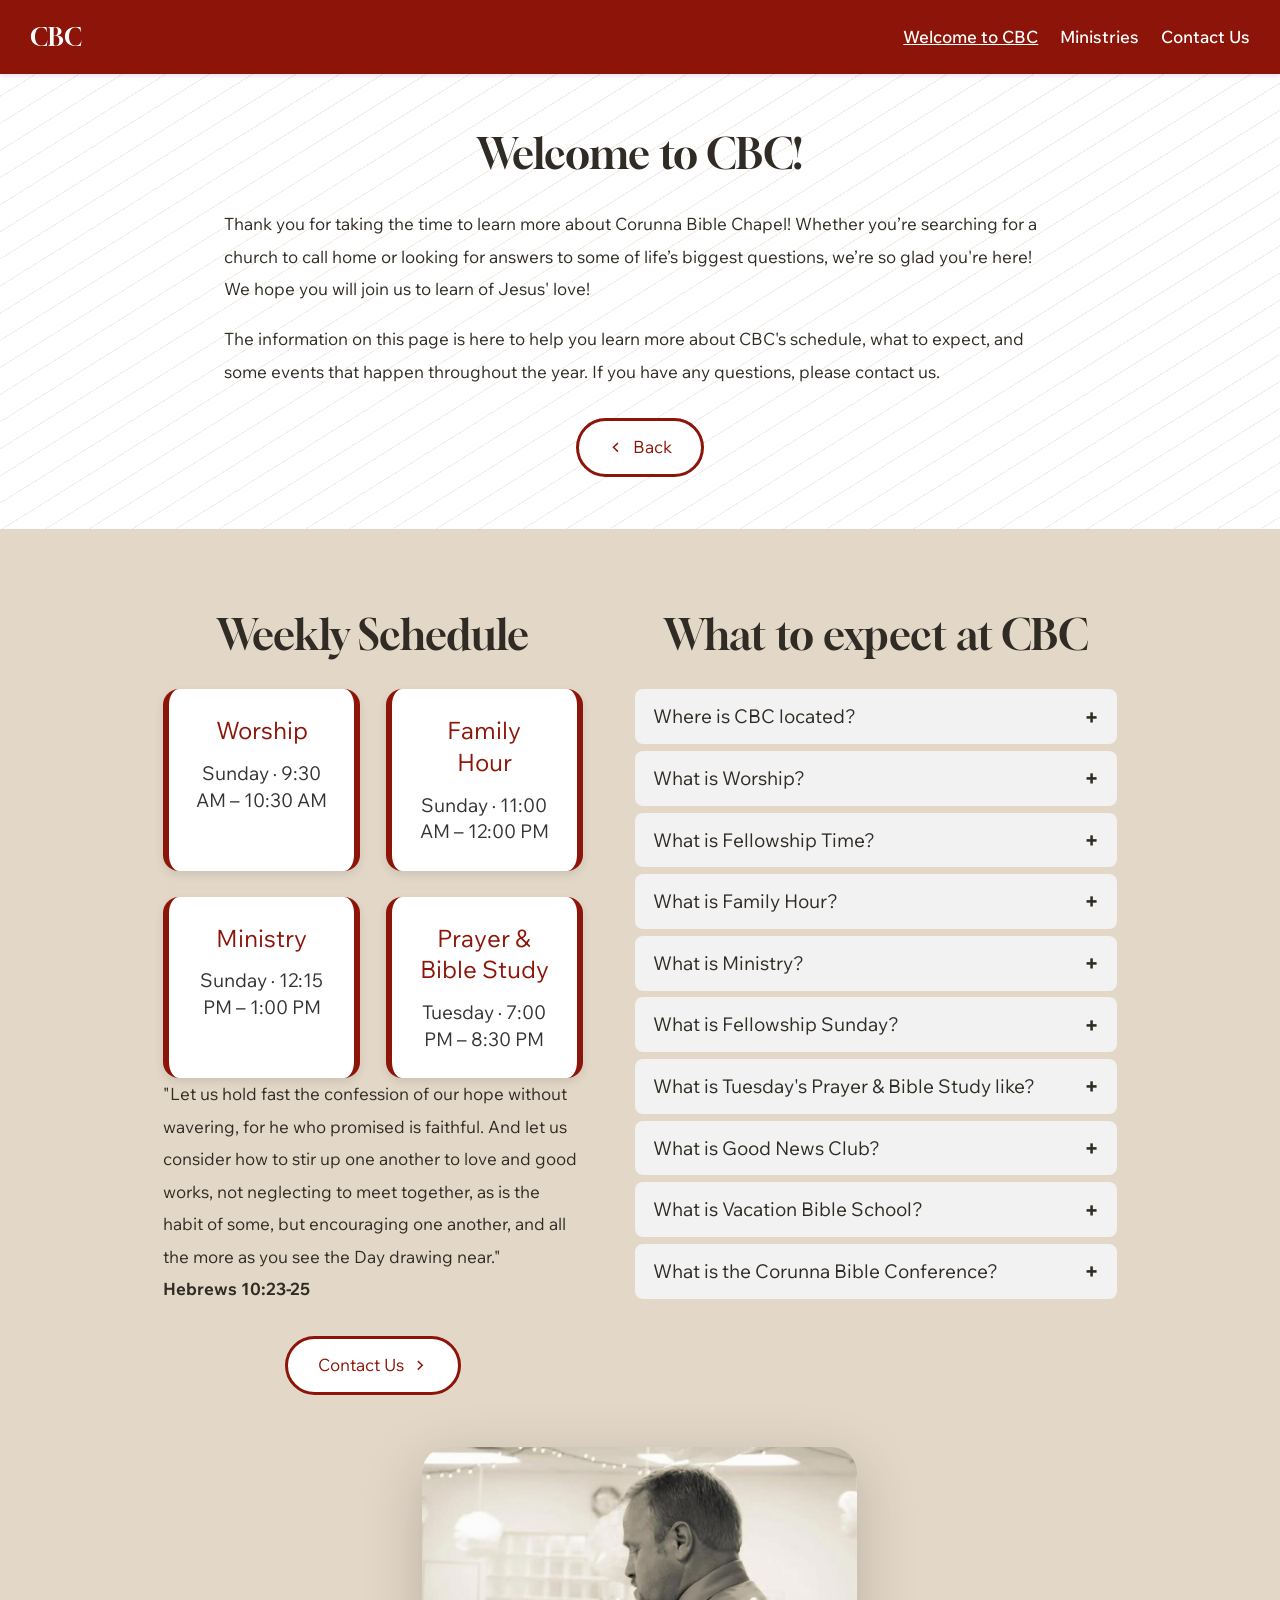
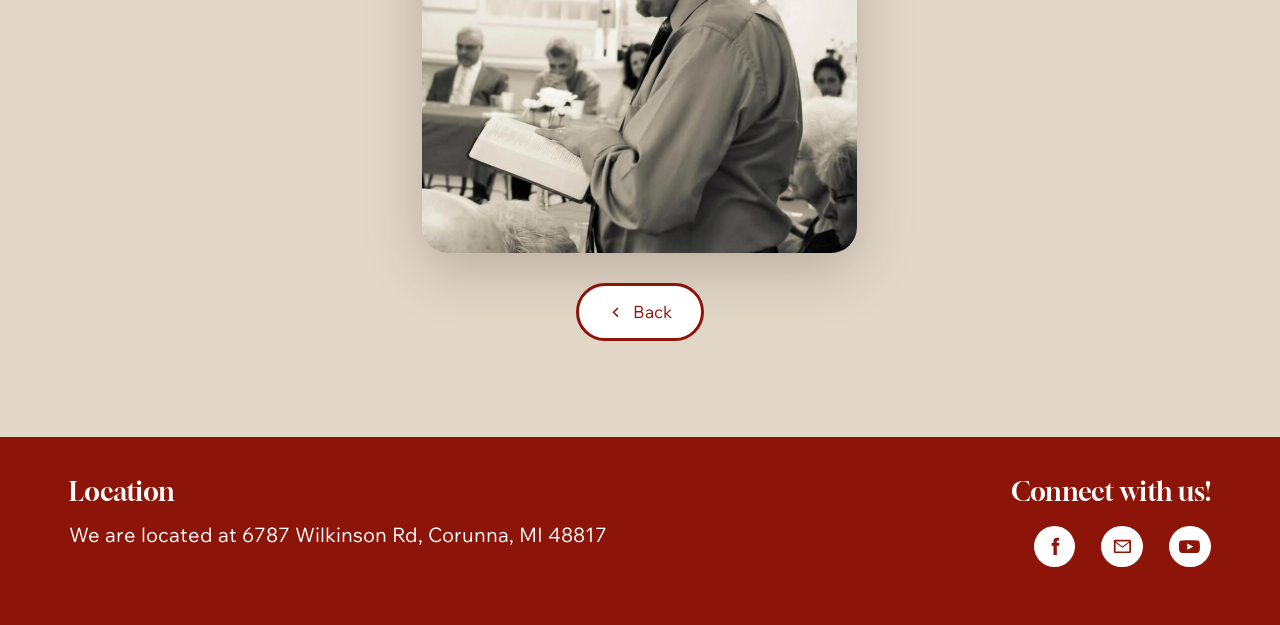
<file: welcome.html>
<!DOCTYPE html>
<html lang="en">
<head>
  <meta charset="utf-8">
  <meta name="viewport" content="width=device-width, initial-scale=1">
  <title>Welcome to CBC | Corunna Bible Chapel</title>
  <meta name="description" content="What to expect at Corunna Bible Chapel.">
  <link rel="icon" href="assets/images/favicon.png" type="image/png">
  <link rel="apple-touch-icon" href="assets/images/apple-touch-icon.png">
  <link rel="stylesheet" href="assets/css/styles.css">
</head>
<body>
  <a class="skip-link" href="#main">Skip to content</a>
  <header class="site-header">
    <a class="brand" href="index.html">CBC</a>
    <button class="nav-toggle" type="button" aria-expanded="false" aria-controls="site-nav">Menu</button>
    <nav class="site-nav" id="site-nav" aria-label="Primary">
      <a href="welcome.html" aria-current="page">Welcome to CBC</a>
      <a href="ministries.html">Ministries</a>
      <a href="contact.html">Contact Us</a>
    </nav>
  </header>

  <main id="main">
    <section class="block block-tight">
      <div class="wrap">
        <h1 class="page-title">Welcome to CBC!</h1>
        <div class="prose center-copy">
          <p>Thank you for taking the time to learn more about Corunna Bible Chapel! Whether you’re searching for a church to call home or looking for answers to some of life’s biggest questions, we’re so glad you're here! We hope you will join us to learn of Jesus' love!</p>
          <p>The information on this page is here to help you learn more about CBC's schedule, what to expect, and some events that happen throughout the year. If you have any questions, please contact us.</p>
        </div>
        <ul class="actions">
          <li><a class="button" href="index.html"><svg viewBox="0 0 20 20" aria-hidden="true"><path d="M12.8 3.5 6 10l6.8 6.5 1.4-1.5L8.8 10l5.4-5z"/></svg> Back</a></li>
        </ul>
      </div>
    </section>

    <section class="band">
      <div class="wrap split">
        <div>
          <h2 class="section-title">Weekly Schedule</h2>
          <div class="schedule">
            <article>
              <h3>Worship</h3>
              <p>Sunday · 9:30 AM – 10:30 AM</p>
            </article>
            <article>
              <h3>Family Hour</h3>
              <p>Sunday · 11:00 AM – 12:00 PM</p>
            </article>
            <article>
              <h3>Ministry</h3>
              <p>Sunday · 12:15 PM – 1:00 PM</p>
            </article>
            <article>
              <h3>Prayer &amp; Bible Study</h3>
              <p>Tuesday · 7:00 PM – 8:30 PM</p>
            </article>
          </div>
          <p class="verse">"Let us hold fast the confession of our hope without wavering, for he who promised is faithful. And let us consider how to stir up one another to love and good works, not neglecting to meet together, as is the habit of some, but encouraging one another, and all the more as you see the Day drawing near."<br><strong>Hebrews 10:23-25</strong></p>
          <ul class="actions">
            <li><a class="button" href="contact.html">Contact Us <svg viewBox="0 0 20 20" aria-hidden="true"><path d="M7.2 3.5 14 10l-6.8 6.5-1.4-1.5L11.2 10 5.8 5z"/></svg></a></li>
          </ul>
        </div>

        <div>
          <h2 class="section-title">What to expect at CBC</h2>
          <div class="accordion-list">
            <button class="accordion" type="button" aria-expanded="false" aria-controls="faq-location" id="faq-location-btn"><span>Where is CBC located?</span><span class="accordion-symbol" aria-hidden="true">+</span></button>
            <div class="accordion-panel" id="faq-location" role="region" aria-labelledby="faq-location-btn"><p>We are located at 6787 Wilkinson Rd, Corunna, MI 48817</p></div>

            <button class="accordion" type="button" aria-expanded="false" aria-controls="faq-worship" id="faq-worship-btn"><span>What is Worship?</span><span class="accordion-symbol" aria-hidden="true">+</span></button>
            <div class="accordion-panel" id="faq-worship" role="region" aria-labelledby="faq-worship-btn"><p>Each Sunday, we begin with Worship starting at 9:30 am and concluding at approximately 10:30 am. This is a time for remembrance, worship, and praise.</p></div>

            <button class="accordion" type="button" aria-expanded="false" aria-controls="faq-fellowship" id="faq-fellowship-btn"><span>What is Fellowship Time?</span><span class="accordion-symbol" aria-hidden="true">+</span></button>
            <div class="accordion-panel" id="faq-fellowship" role="region" aria-labelledby="faq-fellowship-btn"><p>We have a time of light refreshments and fellowship from 10:30 am to 11:00 am. If you are visiting, this time is perfect for getting familiar with us!</p></div>

            <button class="accordion" type="button" aria-expanded="false" aria-controls="faq-family" id="faq-family-btn"><span>What is Family Hour?</span><span class="accordion-symbol" aria-hidden="true">+</span></button>
            <div class="accordion-panel" id="faq-family" role="region" aria-labelledby="faq-family-btn"><p>Our Family Hour (Sunday School) is from 11:00 am to 12:00 pm. This is a time for people of all ages to learn about Jesus Christ and His work for all mankind, to grow in one's personal faith, and to be spiritually fed from the Bible, the Word of God. We begin with a worship songtime of contemporary and traditional hymns. The songtime is followed by preaching from the Bible for adults. We offer children &amp; young people classes for ages 3 to 17.</p></div>

            <button class="accordion" type="button" aria-expanded="false" aria-controls="faq-ministry" id="faq-ministry-btn"><span>What is Ministry?</span><span class="accordion-symbol" aria-hidden="true">+</span></button>
            <div class="accordion-panel" id="faq-ministry" role="region" aria-labelledby="faq-ministry-btn"><p>We conclude the Lord's day with a time around the Word. Ministry is a time to be challenged and encouraged from 12:15 pm to 1:00 pm. We start with a time of singing traditional hymns and then a time of preaching.</p></div>

            <button class="accordion" type="button" aria-expanded="false" aria-controls="faq-sunday" id="faq-sunday-btn"><span>What is Fellowship Sunday?</span><span class="accordion-symbol" aria-hidden="true">+</span></button>
            <div class="accordion-panel" id="faq-sunday" role="region" aria-labelledby="faq-sunday-btn"><p>The third Sunday of each month, we have a Fellowship Sunday. This is a time of Christian fellowship around a meal following the Ministry.</p></div>

            <button class="accordion" type="button" aria-expanded="false" aria-controls="faq-tuesday" id="faq-tuesday-btn"><span>What is Tuesday's Prayer &amp; Bible Study like?</span><span class="accordion-symbol" aria-hidden="true">+</span></button>
            <div class="accordion-panel" id="faq-tuesday" role="region" aria-labelledby="faq-tuesday-btn"><p>Tuesday night (7:00 pm to 8:30 pm), we have a time of Prayer and Bible Study. Our Bible Studies focus on specific books of the Bible. We walk through the book verse by verse to see what the Lord has for us.</p></div>

            <button class="accordion" type="button" aria-expanded="false" aria-controls="faq-gnc" id="faq-gnc-btn"><span>What is Good News Club?</span><span class="accordion-symbol" aria-hidden="true">+</span></button>
            <div class="accordion-panel" id="faq-gnc" role="region" aria-labelledby="faq-gnc-btn"><p>The first Friday night of each month (October to May, 6:30 pm to 8:30 pm), we offer a children's ministry called Good News Club. GNC is a time of fun, games, and most importantly, a time in God's Word for children ages 4-12.</p></div>

            <button class="accordion" type="button" aria-expanded="false" aria-controls="faq-vbs" id="faq-vbs-btn"><span>What is Vacation Bible School?</span><span class="accordion-symbol" aria-hidden="true">+</span></button>
            <div class="accordion-panel" id="faq-vbs" role="region" aria-labelledby="faq-vbs-btn"><p>In June, 16th - 20th, we offer a Vacation Bible School for ages 4-12. This is a time of singing, puppets, skits, Bible lessons, crafts, activities, and more!</p></div>

            <button class="accordion" type="button" aria-expanded="false" aria-controls="faq-conference" id="faq-conference-btn"><span>What is the Corunna Bible Conference?</span><span class="accordion-symbol" aria-hidden="true">+</span></button>
            <div class="accordion-panel" id="faq-conference" role="region" aria-labelledby="faq-conference-btn"><p>Each year, we host a Bible Conference. Topics are selected to challenge, to edify, and to help those who attend grow in their faith. The conference is a great opportunity to fellowship with Christians from across the United States and Canada and to study the Word of God.</p><p><a href="conference.html">2026 conference registration</a></p></div>
          </div>
        </div>
      </div>
      <div class="wrap">
        <figure class="photo-frame photo-welcome">
          <img class="photo" src="assets/images/image01.jpg" alt="A man reading from an open Bible during a gathering">
        </figure>
        <ul class="actions">
          <li><a class="button" href="index.html"><svg viewBox="0 0 20 20" aria-hidden="true"><path d="M12.8 3.5 6 10l6.8 6.5 1.4-1.5L8.8 10l5.4-5z"/></svg> Back</a></li>
        </ul>
      </div>
    </section>
  </main>

  <footer class="site-footer">
    <div class="footer-inner">
      <div>
        <h2>Location</h2>
        <p>We are located at 6787 Wilkinson Rd, Corunna, MI 48817</p>
      </div>
      <div class="footer-connect">
        <h2>Connect with us!</h2>
        <ul class="social">
          <li><a href="https://www.facebook.com/corunnabiblechapel" rel="noopener noreferrer"><svg viewBox="0 0 24 24" aria-hidden="true"><path d="M14.5 8.5V6.8c0-.7.5-1 1.2-1H17V3h-2.2C12.2 3 11 4.4 11 6.6v1.9H9v2.8h2V21h3.5v-9.7h2.3l.4-2.8h-2.7z"/></svg><span class="label">Facebook</span></a></li>
          <li><a href="mailto:cbc.corunnabiblechapel@gmail.com"><svg viewBox="0 0 24 24" aria-hidden="true"><path d="M3 6.5A1.5 1.5 0 0 1 4.5 5h15A1.5 1.5 0 0 1 21 6.5v11a1.5 1.5 0 0 1-1.5 1.5h-15A1.5 1.5 0 0 1 3 17.5v-11zm1.8.3 7.2 5.2 7.2-5.2H4.8zm14.4 1.4-6.7 4.8a.8.8 0 0 1-.9 0L4.8 8.2V17.2h14.4V8.2z"/></svg><span class="label">Email</span></a></li>
          <li><a href="https://www.youtube.com/channel/UCOCRbYE5oFckCLdUQd6Z0Xg" rel="noopener noreferrer"><svg viewBox="0 0 24 24" aria-hidden="true"><path d="M23 12.2s0-3.2-.4-4.6c-.2-.9-.9-1.6-1.8-1.8C19.2 5.4 12 5.4 12 5.4s-7.2 0-8.8.4c-.9.2-1.6.9-1.8 1.8C1 9 1 12.2 1 12.2s0 3.2.4 4.6c.2.9.9 1.6 1.8 1.8 1.6.4 8.8.4 8.8.4s7.2 0 8.8-.4c.9-.2 1.6-.9 1.8-1.8.4-1.4.4-4.6.4-4.6zM9.8 15.5v-6.6l6.2 3.3-6.2 3.3z"/></svg><span class="label">YouTube</span></a></li>
        </ul>
      </div>
    </div>
  </footer>
  <script src="assets/js/main.js"></script>
</body>
</html>
</file>
<file: assets/css/styles.css>
/* Corunna Bible Chapel
   Shared styles. Colors, type, and spacing follow the existing Carrd site. */

@import url("https://fonts.googleapis.com/css2?family=Gloock&family=Wix+Madefor+Text:ital,wght@0,400;0,500;0,700;1,400&display=swap");

:root {
  --burgundy: #8d1408;
  --ink: #302c25;
  --cream: #e3d8c8;
  --paper: #faf6ef;
  --white: #ffffff;
  --accordion: #f2f2f2;
  --accordion-panel: #eeebeb;
  --link: #8d1408;
  --content: 55rem;
  --nav-height: 4.25rem;
  --shadow: 0 1rem 3.375rem rgba(36, 24, 24, 0.22);
}

*,
*::before,
*::after {
  box-sizing: border-box;
}

html {
  font-size: 18pt;
}

@media (max-width: 1680px) {
  html {
    font-size: 13pt;
  }
}

@media (max-width: 980px) {
  html {
    font-size: 11pt;
  }
}

body {
  margin: 0;
  min-width: 320px;
  color: var(--ink);
  font-family: "Wix Madefor Text", sans-serif;
  font-weight: 400;
  line-height: 1.875;
  background-color: var(--white);
  background-image: repeating-linear-gradient(
    -32deg,
    transparent,
    transparent 22px,
    rgba(227, 216, 200, 0.45) 22px,
    rgba(227, 216, 200, 0.45) 23px
  );
}

img {
  max-width: 100%;
  height: auto;
}

a {
  color: var(--link);
}

h1,
h2,
h3,
p {
  margin: 0;
}

.skip-link {
  position: absolute;
  left: 1rem;
  top: -4rem;
  z-index: 2000;
  padding: 0.5rem 1rem;
  background: var(--white);
  color: var(--burgundy);
}

.skip-link:focus {
  top: 0.5rem;
}

.visually-hidden {
  position: absolute;
  width: 1px;
  height: 1px;
  padding: 0;
  margin: -1px;
  overflow: hidden;
  clip: rect(0 0 0 0);
  white-space: nowrap;
  border: 0;
}

/* Header */

.site-header {
  position: fixed;
  top: 0;
  left: 0;
  right: 0;
  z-index: 1000;
  display: flex;
  align-items: center;
  justify-content: space-between;
  gap: 1rem;
  min-height: var(--nav-height);
  padding: 0.85rem 1.75rem;
  background: var(--burgundy);
  box-shadow: 0 2px 5px rgba(0, 0, 0, 0.1);
}

.brand {
  color: var(--white);
  font-family: "Gloock", serif;
  font-size: 1.4em;
  line-height: 1;
  text-decoration: none;
}

.brand:hover,
.site-nav a:hover {
  text-decoration: underline;
}

.nav-toggle {
  display: none;
  border: 2px solid var(--white);
  border-radius: 2rem;
  padding: 0.35rem 0.9rem;
  background: transparent;
  color: var(--white);
  font-family: inherit;
  font-size: 0.95rem;
  cursor: pointer;
}

.site-nav {
  display: flex;
  align-items: center;
  gap: 1.25rem;
}

.site-nav a {
  color: var(--white);
  font-weight: 500;
  text-decoration: none;
}

.site-nav a[aria-current="page"] {
  text-decoration: underline;
}

/* Layout */

main {
  padding-top: var(--nav-height);
}

.wrap {
  width: min(var(--content), calc(100% - 8rem));
  margin: 0 auto;
}

.block {
  padding: 4rem 0;
  text-align: center;
}

.block-tight {
  padding-top: 3rem;
  padding-bottom: 2rem;
}

.band {
  background: var(--cream);
  padding: 4.5rem 0;
}

.prose {
  text-align: left;
  color: var(--ink);
  font-size: 1em;
  line-height: 1.875;
}

.prose p + p,
.prose .verse {
  margin-top: 1rem;
}

.lede {
  font-size: 1.25em;
  line-height: 1.875;
  text-align: left;
}

.center-copy {
  max-width: 48rem;
  margin-left: auto;
  margin-right: auto;
}

h1,
.page-title,
.section-title {
  font-family: "Gloock", serif;
  font-weight: 400;
  color: var(--ink);
  text-align: center;
  line-height: 1.375;
}

.page-title,
.section-title {
  font-size: 2.375em;
  margin-bottom: 1.5rem;
}

.section-title {
  margin-top: 0;
}

.group-title {
  font-family: "Gloock", serif;
  font-size: 1.75em;
  font-weight: 400;
  line-height: 1.3;
  text-align: left;
  margin: 2rem 0 1rem;
}

.group-title:first-child {
  margin-top: 0;
}

/* Hero */

.hero {
  display: flex;
  align-items: center;
  justify-content: center;
  min-height: 30rem;
  padding: 6rem 2rem;
  text-align: center;
  color: var(--white);
  background-image:
    linear-gradient(to top, rgba(94, 92, 89, 0.38), rgba(94, 92, 89, 0.38)),
    url("../images/container01.jpg");
  background-position: center;
  background-size: cover;
  background-attachment: fixed;
}

.hero-inner {
  width: min(var(--content), 100%);
}

.hero h1 {
  color: var(--white);
  font-size: 4.75em;
  line-height: 1.125;
  margin-bottom: 0.75rem;
}

.hero p {
  color: var(--white);
  font-size: 1.125em;
  line-height: 1.875;
  margin-bottom: 1.5rem;
}

/* Buttons */

.actions {
  display: flex;
  flex-wrap: wrap;
  justify-content: center;
  gap: 0.75rem;
  margin-top: 1.75rem;
  padding: 0;
  list-style: none;
}

.button {
  display: inline-flex;
  align-items: center;
  justify-content: center;
  gap: 0.55rem;
  min-height: 3.375rem;
  padding: 0 1.7rem;
  border: 3px solid var(--burgundy);
  border-radius: 2.5rem;
  background: var(--white);
  color: var(--burgundy);
  font-family: inherit;
  font-size: 1em;
  line-height: 1.2;
  text-decoration: none;
  cursor: pointer;
  transition: transform 0.25s ease, background-color 0.25s ease, color 0.25s ease;
}

.button:hover {
  transform: scale(0.94);
}

.button svg {
  width: 0.85em;
  height: 0.85em;
  fill: currentColor;
}

button.button {
  width: auto;
}

/* Schedule */

.schedule {
  display: grid;
  grid-template-columns: repeat(2, minmax(0, 1fr));
  gap: 1.5rem;
  max-width: 46rem;
  margin-inline: auto;
}

.schedule article {
  background: var(--white);
  border-radius: 16px;
  border-left: 6px solid var(--burgundy);
  border-right: 6px solid var(--burgundy);
  padding: 1.5rem;
  text-align: center;
  box-shadow: 0 4px 10px rgba(0, 0, 0, 0.1);
}

.schedule h3 {
  margin: 0 0 0.75rem;
  color: var(--burgundy);
  font-family: inherit;
  font-size: 1.4em;
  font-weight: 400;
  line-height: 1.3;
}

.schedule p {
  margin: 0;
  color: #333;
  font-size: 1.1em;
  line-height: 1.4;
}

.verse {
  font-size: 1em;
  line-height: 1.875;
  text-align: left;
}

.verse strong {
  font-weight: 700;
}

/* Accordions */

.accordion-list {
  display: flex;
  flex-direction: column;
  gap: 0.4rem;
}

.accordion {
  width: 100%;
  display: flex;
  align-items: center;
  justify-content: space-between;
  gap: 1rem;
  padding: 14px 18px;
  border: 0;
  border-radius: 8px;
  background: var(--accordion);
  color: var(--ink);
  font-family: inherit;
  font-size: 1.1rem;
  line-height: 1.4;
  text-align: left;
  cursor: pointer;
}

.accordion:hover,
.accordion:focus-visible {
  outline: 2px solid var(--burgundy);
  outline-offset: 2px;
}

.accordion[aria-expanded="true"] {
  background: var(--burgundy);
  color: var(--white);
  border-radius: 8px 8px 0 0;
}

.accordion-symbol {
  flex: 0 0 auto;
  font-size: 1.4rem;
  font-weight: 700;
  line-height: 1;
  transition: transform 0.3s ease;
}

.accordion[aria-expanded="true"] .accordion-symbol {
  transform: rotate(45deg);
}

.accordion-panel {
  display: none;
  margin-top: -0.4rem;
  margin-bottom: 0.35rem;
  padding: 0 18px;
  border-radius: 0 0 8px 8px;
  background: var(--accordion-panel);
  text-align: left;
}

.accordion-panel.is-open {
  display: block;
}

.accordion-panel p {
  margin: 0;
  padding: 12px 0;
}

.accordion-panel a {
  color: var(--burgundy);
}

/* Photos */

.photo {
  display: block;
  width: 100%;
  object-fit: cover;
  border-radius: 1.5rem;
  box-shadow: var(--shadow);
}

.photo-frame {
  margin: 2rem auto 0;
}

.photo-gospel,
.photo-contact,
.photo-ministry,
.photo-wide {
  overflow: hidden;
}

.photo-gospel .photo,
.photo-contact .photo,
.photo-ministry .photo,
.photo-wide .photo {
  width: 100%;
  height: 100%;
  object-fit: cover;
}

.photo-gospel {
  max-width: 34.625rem;
  aspect-ratio: 34.625 / 26.125;
}

.photo-welcome {
  width: min(435px, 100%);
  border-radius: 1.125rem;
}

.photo-contact {
  max-width: 38rem;
  aspect-ratio: 1;
}

.photo-ministry {
  max-width: 39rem;
  aspect-ratio: 39 / 28.5;
}

.photo-wide {
  max-width: 57rem;
  aspect-ratio: 57 / 28.5;
}

.photo-stack {
  display: grid;
  justify-items: center;
  gap: 2rem;
  margin-top: 2.5rem;
}

/* Contact */

.contact-layout {
  display: grid;
  grid-template-columns: minmax(16rem, 25rem) minmax(0, 1fr);
  gap: 3rem;
  align-items: center;
}

.contact-form {
  display: flex;
  flex-direction: column;
  align-items: flex-start;
  gap: 1rem;
  text-align: left;
}

.contact-form input[type="text"],
.contact-form input[type="email"],
.contact-form textarea,
.contact-form .consent,
.contact-form .form-status {
  align-self: stretch;
}

.contact-form input[type="text"],
.contact-form input[type="email"],
.contact-form textarea {
  width: 100%;
  border: 1px solid var(--ink);
  border-radius: 2.5rem;
  padding: 0.85rem 1.2rem;
  background: transparent;
  color: var(--ink);
  font-family: inherit;
  font-size: 1em;
}

.contact-form textarea {
  min-height: 10rem;
  border-radius: 1.5rem;
  resize: vertical;
}

.contact-form input::placeholder,
.contact-form textarea::placeholder {
  color: var(--ink);
  opacity: 0.55;
}

.consent {
  display: flex;
  align-items: flex-start;
  gap: 0.8rem;
  font-size: 1em;
  line-height: 1.875;
}

.consent input {
  width: 1.15rem;
  height: 1.15rem;
  margin-top: 0.45rem;
  accent-color: var(--burgundy);
}

.hp {
  position: absolute;
  left: -10000px;
  width: 1px;
  height: 1px;
  overflow: hidden;
}

.form-status {
  margin: 0;
  padding: 0.75rem 1rem;
  border-radius: 1rem;
  background: var(--white);
  color: var(--ink);
}

.form-status[hidden] {
  display: none;
}

.split {
  display: grid;
  grid-template-columns: minmax(0, 1fr) minmax(0, 1.15fr);
  gap: 3rem;
  align-items: start;
}

.conference-frame {
  width: min(100%, 52rem);
  height: 72rem;
  margin: 1rem auto 0;
  border: 0;
  border-radius: 1rem;
  background: var(--white);
  box-shadow: var(--shadow);
}

/* Footer */

.site-footer {
  background: var(--burgundy);
  color: var(--white);
  padding: 2.25rem 4rem;
}

.footer-inner {
  display: flex;
  justify-content: space-between;
  gap: 3rem;
  width: min(100%, 80rem);
  margin: 0 auto;
}

.site-footer h2 {
  margin: 0 0 0.5rem;
  color: var(--white);
  font-family: "Gloock", serif;
  font-size: 1.5em;
  font-weight: 400;
  line-height: 1.25;
  text-align: inherit;
}

.site-footer p {
  margin: 0;
  color: var(--white);
  font-size: 1.125em;
  line-height: 1.875;
}

.footer-connect {
  text-align: right;
}

.social {
  display: flex;
  justify-content: flex-end;
  gap: 1.5rem;
  margin-top: 1rem;
  padding: 0;
  list-style: none;
}

.social a {
  display: inline-flex;
  align-items: center;
  justify-content: center;
  width: 2.4em;
  height: 2.4em;
  border-radius: 50%;
  background: var(--white);
  color: var(--burgundy);
  transition: transform 0.25s ease;
}

.social a:hover {
  transform: scale(0.9);
}

.social svg {
  width: 55%;
  height: 55%;
  fill: currentColor;
}

.social .label {
  position: absolute;
  width: 1px;
  height: 1px;
  overflow: hidden;
  clip: rect(0 0 0 0);
}

@media (max-width: 980px) {
  .wrap {
    width: min(var(--content), calc(100% - 4rem));
  }

  .hero {
    background-attachment: scroll;
    min-height: 24rem;
  }

  .split,
  .contact-layout,
  .footer-inner {
    grid-template-columns: 1fr;
    display: grid;
  }

  .footer-inner,
  .footer-connect,
  .social {
    justify-content: center;
    text-align: center;
  }

  .site-footer {
    padding: 2.25rem 1.5rem;
  }
}

@media (max-width: 736px) {
  .hero h1 {
    font-size: 3.25em;
  }

  .page-title,
  .section-title {
    font-size: 2em;
  }

  .hero {
    min-height: 22.5rem;
    padding: 4.5rem 1.25rem;
  }

  .schedule {
    grid-template-columns: 1fr;
  }

  .block,
  .band {
    padding: 3rem 0;
  }

  .nav-toggle {
    display: inline-flex;
  }

  .site-nav {
    display: none;
    position: absolute;
    top: 100%;
    left: 0;
    right: 0;
    flex-direction: column;
    align-items: flex-start;
    gap: 0;
    padding: 0.4rem 0 0.8rem;
    background: var(--burgundy);
    box-shadow: 0 8px 16px rgba(0, 0, 0, 0.15);
  }

  .site-nav.is-open {
    display: flex;
  }

  .site-nav a {
    display: block;
    width: 100%;
    padding: 0.7rem 1.75rem;
  }

  .conference-frame {
    height: 48rem;
  }
}
</file>
